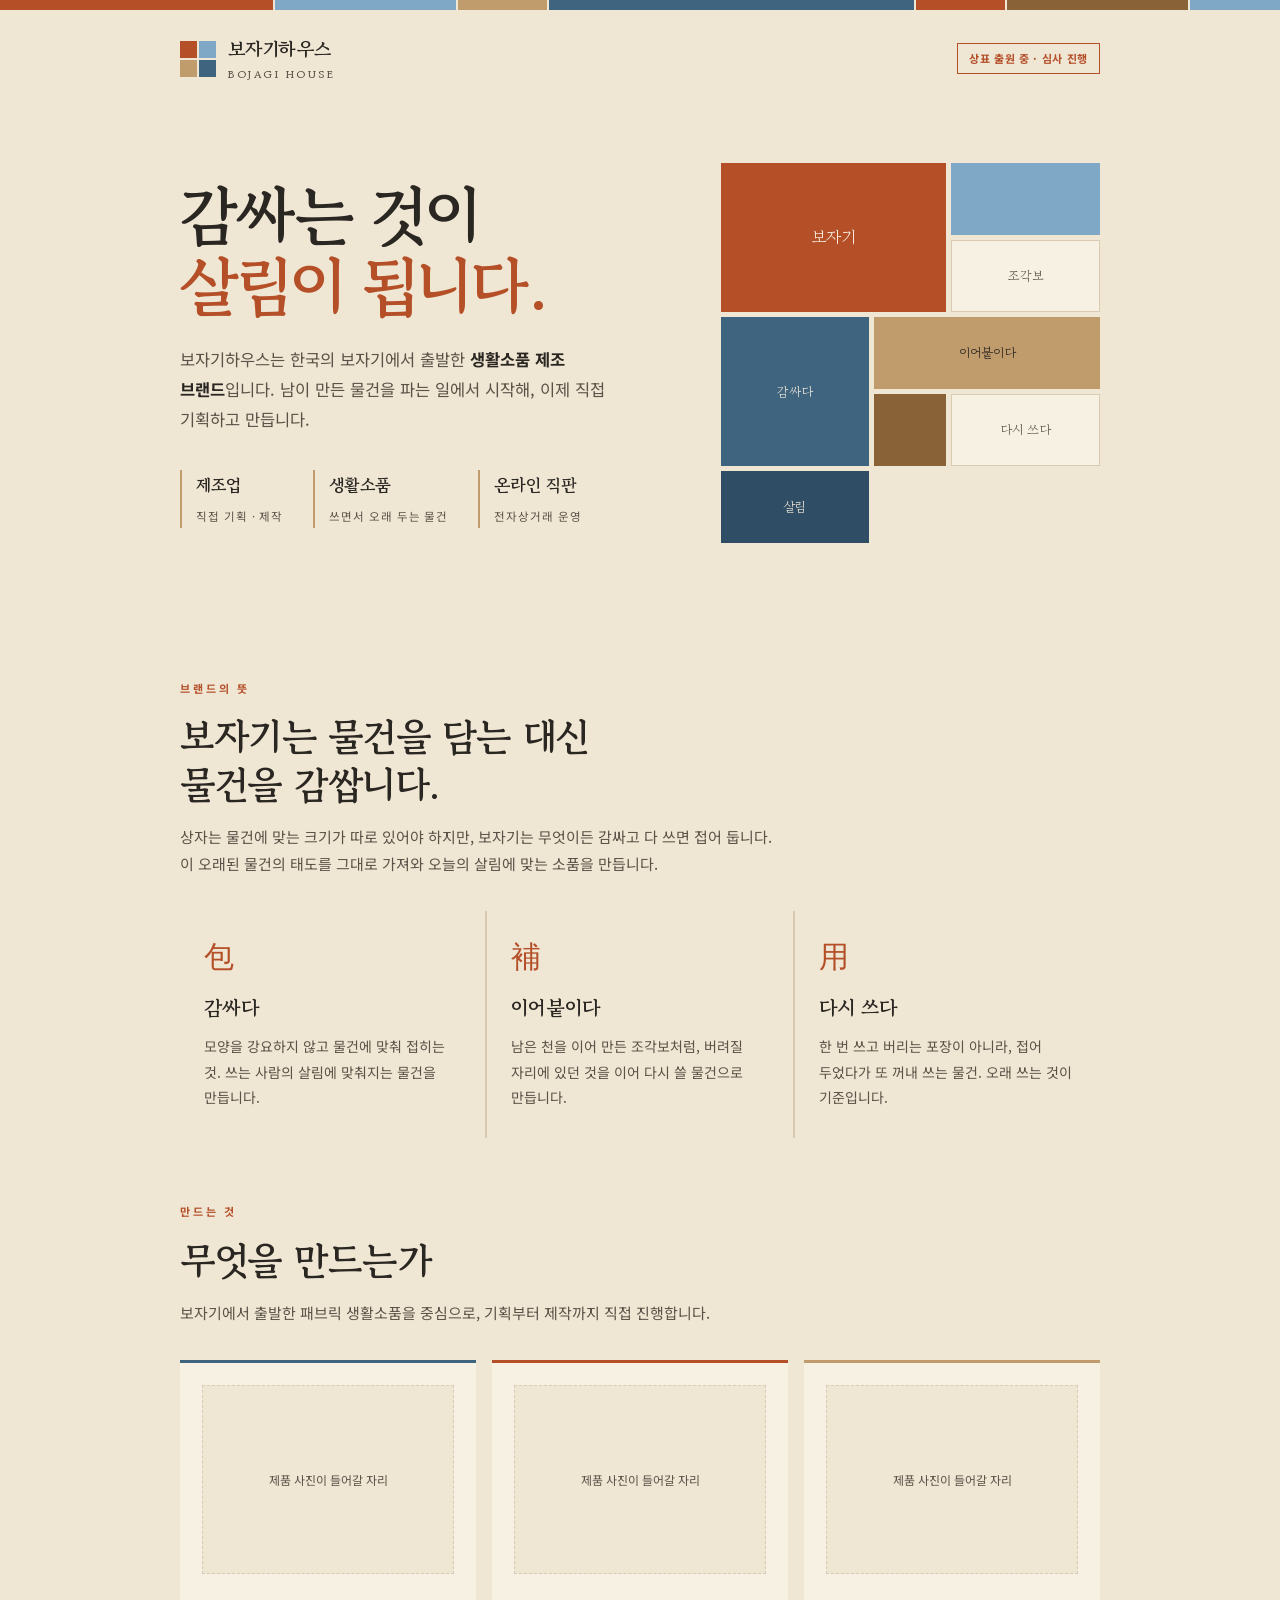
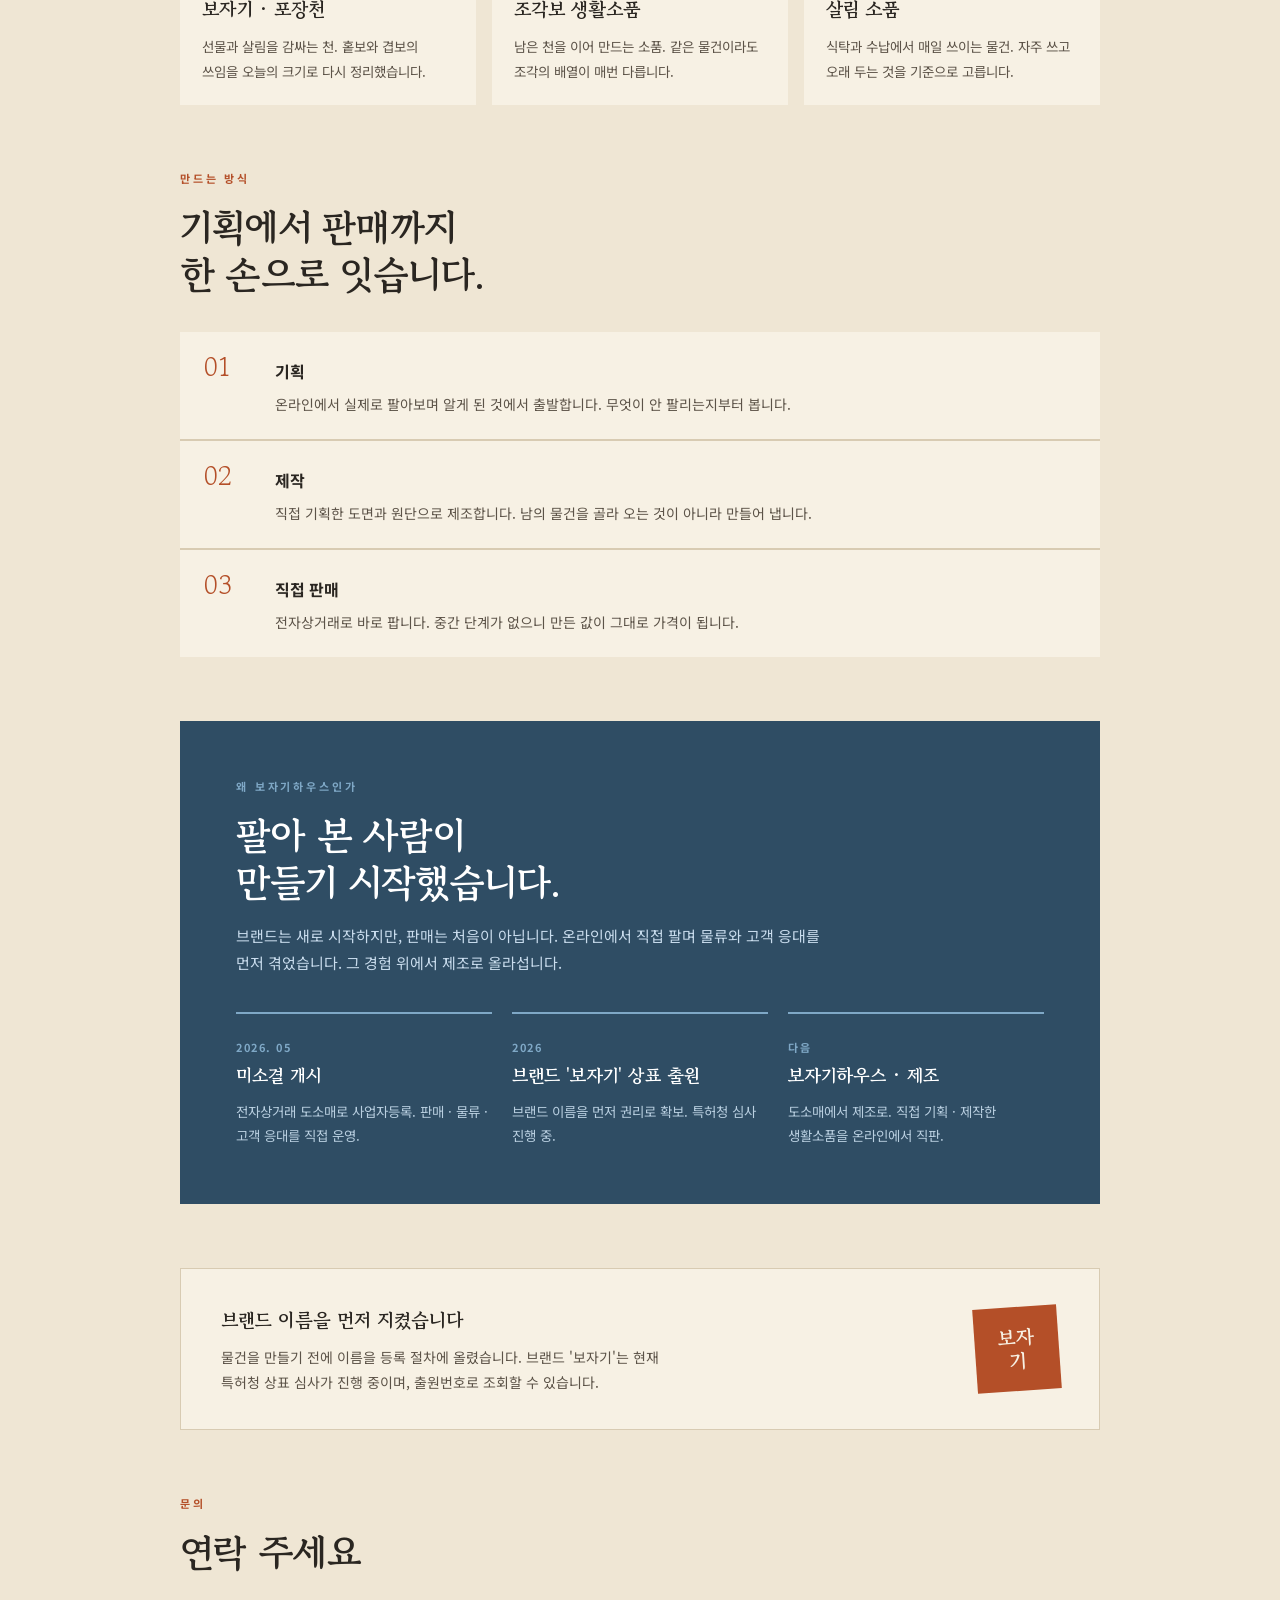
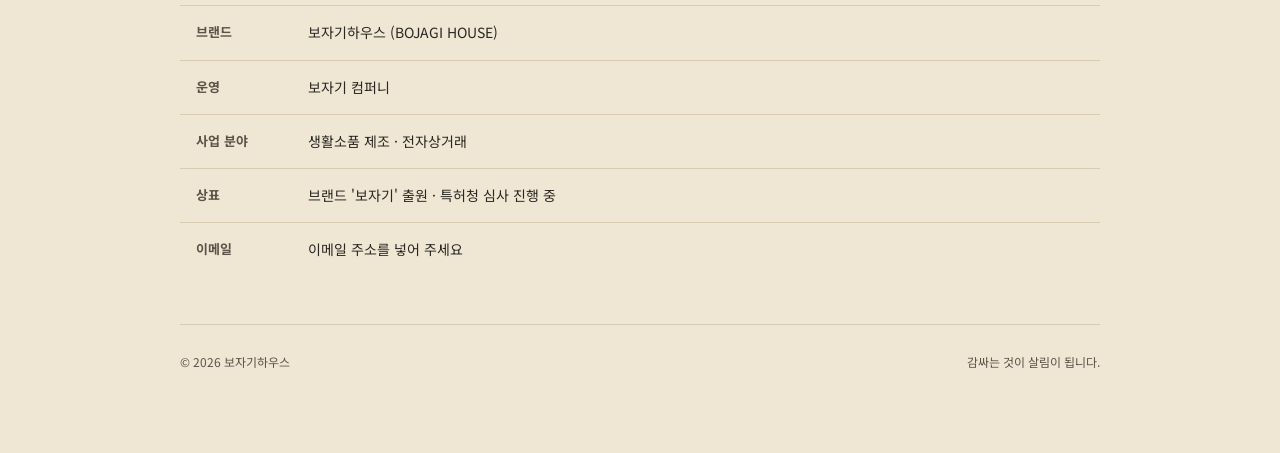
<file: bojagi/index.html>
<!doctype html>
<html lang="ko">
  <head>
    <meta charset="UTF-8" />
    <meta name="viewport" content="width=device-width, initial-scale=1.0, viewport-fit=cover" />
    <meta name="description" content="보자기에서 출발한 생활소품 제조 브랜드 보자기하우스" />
    <meta name="theme-color" content="#b44f28" />
    <meta property="og:title" content="보자기하우스" />
    <meta property="og:description" content="감싸는 것이 살림이 됩니다. 보자기에서 출발한 생활소품 제조 브랜드." />
    <meta property="og:type" content="website" />
<title>보자기하우스</title>
<link rel="preconnect" href="https://fonts.googleapis.com" />
<link rel="preconnect" href="https://fonts.gstatic.com" crossorigin />
<link href="https://fonts.googleapis.com/css2?family=Gowun+Batang:wght@400;700&family=Noto+Sans+KR:wght@400;500;700&display=swap" rel="stylesheet" />
<style>
  html { color-scheme: light dark; }
  * { box-sizing: border-box; }
  img { max-width: 100%; }
  :root {
    --paper: #efe6d4;
    --paper-raised: #f7f1e4;
    --slate: #3e6480;
    --slate-deep: #2f4d64;
    --sky: #7fa8c6;
    --persimmon: #b44f28;
    --oak: #c09b6c;
    --oak-deep: #8a6238;
    --ink: #2a2621;
    --ink-soft: #5c5348;
    --rule: #d8cbb2;
  }
  @media (prefers-color-scheme: dark) {
    :root:not([data-theme="light"]) {
      --paper: #1f1c19;
      --paper-raised: #2a2621;
      --slate: #8fb4cd;
      --slate-deep: #22323e;
      --sky: #6d93ae;
      --persimmon: #d9703f;
      --oak: #b08c5f;
      --oak-deep: #c9a878;
      --ink: #ece3d3;
      --ink-soft: #a89b88;
      --rule: #413a32;
    }
  }
  :root[data-theme="dark"] {
    --paper: #1f1c19;
    --paper-raised: #2a2621;
    --slate: #8fb4cd;
    --slate-deep: #22323e;
    --sky: #6d93ae;
    --persimmon: #d9703f;
    --oak: #b08c5f;
    --oak-deep: #c9a878;
    --ink: #ece3d3;
    --ink-soft: #a89b88;
    --rule: #413a32;
  }

  body {
    margin: 0;
    background: var(--paper);
    color: var(--ink);
    font-family: "Noto Sans KR", sans-serif;
    font-size: 15px;
    line-height: 1.8;
    word-break: keep-all;
    overflow-wrap: break-word;
  }
  .wrap { max-width: 60rem; margin: 0 auto; padding: 0 20px; }

  /* 머리 조각보 띠 */
  .band { display: grid; grid-template-columns: repeat(14, 1fr); height: 10px; gap: 2px; }
  .band i:nth-child(1) { background: var(--persimmon); grid-column: span 3; }
  .band i:nth-child(2) { background: var(--sky); grid-column: span 2; }
  .band i:nth-child(3) { background: var(--oak); grid-column: span 1; }
  .band i:nth-child(4) { background: var(--slate); grid-column: span 4; }
  .band i:nth-child(5) { background: var(--persimmon); grid-column: span 1; }
  .band i:nth-child(6) { background: var(--oak-deep); grid-column: span 2; }
  .band i:nth-child(7) { background: var(--sky); grid-column: span 1; }

  /* 상단 */
  .topbar {
    display: flex; align-items: center; justify-content: space-between;
    gap: 18px; padding-block: 22px; flex-wrap: wrap;
  }
  .brandmark { display: flex; align-items: center; gap: 12px; }
  .brandmark .glyph {
    width: 36px; height: 36px; flex: none;
    display: grid; grid-template-columns: 1fr 1fr; gap: 2px;
  }
  .brandmark .glyph b { display: block; }
  .brandmark .glyph b:nth-child(1) { background: var(--persimmon); }
  .brandmark .glyph b:nth-child(2) { background: var(--sky); }
  .brandmark .glyph b:nth-child(3) { background: var(--oak); }
  .brandmark .glyph b:nth-child(4) { background: var(--slate); }
  .brandmark span {
    font-family: "Gowun Batang", serif; font-size: 19px; font-weight: 700; letter-spacing: -0.01em;
  }
  .brandmark em { font-style: normal; font-size: 10.5px; letter-spacing: 0.24em; color: var(--ink-soft); display: block; }
  .tm {
    font-size: 11px; font-weight: 700; letter-spacing: 0.06em;
    color: var(--persimmon); border: 1px solid var(--persimmon);
    padding: 5px 11px;
  }

  /* 히어로 */
  .hero {
    display: grid; grid-template-columns: 1.1fr 0.9fr; gap: 6vw;
    align-items: center; padding-block: 56px 72px;
  }
  .hero h1 {
    font-family: "Gowun Batang", serif;
    font-size: clamp(38px, 7vw, 64px);
    font-weight: 700; line-height: 1.12; letter-spacing: -0.03em;
    margin: 0 0 24px; text-wrap: balance;
  }
  .hero h1 i { font-style: normal; color: var(--persimmon); }
  .hero .lead { font-size: 16.5px; color: var(--ink-soft); max-width: 26em; margin: 0; }
  .hero .lead b { color: var(--ink); font-weight: 700; }
  .facts { display: flex; gap: 30px; list-style: none; margin: 36px 0 0; padding: 0; flex-wrap: wrap; }
  .facts li { border-left: 2px solid var(--oak); padding-left: 14px; }
  .facts strong { display: block; font-family: "Gowun Batang", serif; font-size: 17px; }
  .facts span { font-size: 11.5px; letter-spacing: 0.08em; color: var(--ink-soft); }

  /* 조각보 그리드 (히어로 비주얼) */
  .patch {
    display: grid; grid-template-columns: repeat(5, 1fr); grid-auto-rows: 1fr;
    gap: 5px; aspect-ratio: 1; max-width: 100%;
  }
  .patch div { display: grid; place-content: center; font-family: "Gowun Batang", serif; font-size: 13px; }
  .p1 { background: var(--persimmon); grid-column: span 3; grid-row: span 2; color: #f7f1e4; font-size: 17px !important; }
  .p2 { background: var(--sky); grid-column: span 2; }
  .p3 { background: var(--paper-raised); grid-column: span 2; border: 1px solid var(--rule); color: var(--ink-soft); }
  .p4 { background: var(--slate); grid-column: span 2; grid-row: span 2; color: #f2ead9; }
  .p5 { background: var(--oak); grid-column: span 3; color: #2a2621; }
  .p6 { background: var(--oak-deep); grid-column: span 1; }
  .p7 { background: var(--paper-raised); grid-column: span 2; border: 1px solid var(--rule); color: var(--ink-soft); }
  .p8 { background: var(--slate-deep); grid-column: span 2; color: #f2ead9; }

  /* 섹션 공통 */
  section { padding-block: 64px 0; }
  .eyebrow {
    font-size: 11px; font-weight: 700; letter-spacing: 0.26em;
    color: var(--persimmon); margin: 0 0 14px;
  }
  h2 {
    font-family: "Gowun Batang", serif;
    font-size: clamp(26px, 4.6vw, 38px);
    font-weight: 700; line-height: 1.25; letter-spacing: -0.02em;
    margin: 0; text-wrap: balance;
  }
  .sub { color: var(--ink-soft); margin: 16px 0 0; max-width: 40em; }

  /* 뜻 3단 */
  .meaning { display: grid; grid-template-columns: repeat(auto-fit, minmax(210px, 1fr)); gap: 2px; margin-top: 34px; background: var(--rule); }
  .meaning article { background: var(--paper); padding: 28px 24px; }
  .meaning .han { font-family: "Gowun Batang", serif; font-size: 30px; color: var(--persimmon); line-height: 1; }
  .meaning h3 { font-family: "Gowun Batang", serif; font-size: 20px; font-weight: 700; margin: 16px 0 8px; }
  .meaning p { margin: 0; font-size: 14px; color: var(--ink-soft); }

  /* 제품 슬롯 */
  .goods { display: grid; grid-template-columns: repeat(auto-fit, minmax(230px, 1fr)); gap: 16px; margin-top: 34px; }
  .goods article { background: var(--paper-raised); border-top: 3px solid var(--slate); padding: 22px; }
  .goods article:nth-child(2) { border-top-color: var(--persimmon); }
  .goods article:nth-child(3) { border-top-color: var(--oak); }
  .goods .ph {
    aspect-ratio: 4 / 3; background: var(--paper); border: 1px dashed var(--rule);
    display: grid; place-content: center; font-size: 12px; color: var(--ink-soft);
    margin-bottom: 18px; text-align: center; padding: 10px;
  }
  .goods h3 { font-family: "Gowun Batang", serif; font-size: 19px; font-weight: 700; margin: 0 0 8px; }
  .goods p { margin: 0; font-size: 13.5px; color: var(--ink-soft); }

  /* 공정 */
  .steps { display: grid; gap: 2px; margin-top: 34px; background: var(--rule); }
  .steps > div {
    background: var(--paper-raised); padding: 22px 24px;
    display: grid; grid-template-columns: 3.2rem 1fr; gap: 20px; align-items: baseline;
  }
  .steps .no { font-family: "Gowun Batang", serif; font-size: 26px; color: var(--persimmon); line-height: 1; }
  .steps h3 { font-size: 16px; font-weight: 700; margin: 0 0 6px; }
  .steps p { margin: 0; font-size: 14px; color: var(--ink-soft); }

  /* 왜 우리인가 — 어두운 판 */
  .why {
    margin-top: 64px; background: var(--slate-deep); color: #f2ead9;
    padding: 56px clamp(24px, 5vw, 56px);
  }
  .why .eyebrow { color: var(--sky); }
  .why h2 { color: #fff; }
  .why .sub { color: #c9dced; }
  .track { display: grid; grid-template-columns: repeat(auto-fit, minmax(210px, 1fr)); gap: 20px; margin-top: 36px; }
  .track article { border-top: 2px solid var(--sky); padding-top: 18px; }
  .track h3 { font-family: "Gowun Batang", serif; font-size: 18px; font-weight: 700; margin: 0 0 8px; color: #fff; }
  .track p { margin: 0; font-size: 13.5px; color: #b9cfe0; }
  .track .yr { font-size: 11px; letter-spacing: 0.14em; color: var(--sky); font-weight: 700; }

  /* 상표 */
  .mark {
    margin-top: 64px; background: var(--paper-raised); border: 1px solid var(--rule);
    padding: 34px clamp(22px, 4vw, 40px);
    display: flex; flex-wrap: wrap; gap: 28px; align-items: center; justify-content: space-between;
  }
  .mark p { margin: 0; max-width: 34em; font-size: 14px; color: var(--ink-soft); }
  .mark p b { display: block; font-family: "Gowun Batang", serif; font-size: 19px; color: var(--ink); font-weight: 700; margin-bottom: 8px; }
  .seal {
    width: 84px; height: 84px; flex: none; background: var(--persimmon); color: #f7f1e4;
    display: grid; place-content: center; text-align: center;
    font-family: "Gowun Batang", serif; font-size: 20px; font-weight: 700; line-height: 1.15;
    transform: rotate(-4deg);
  }

  /* 문의 */
  .contact { margin-top: 64px; padding-block: 0 80px; }
  .contact dl {
    margin: 30px 0 0; display: grid; grid-template-columns: 7rem 1fr;
    gap: 1px 0; background: var(--rule); border-top: 1px solid var(--rule);
  }
  .contact dt, .contact dd { background: var(--paper); margin: 0; padding: 14px 16px; font-size: 14px; }
  .contact dt { font-weight: 700; color: var(--ink-soft); font-size: 13px; }
  .contact dd { color: var(--ink); }
  footer {
    border-top: 1px solid var(--rule); margin-top: 48px; padding-top: 26px;
    font-size: 12px; color: var(--ink-soft);
    display: flex; flex-wrap: wrap; gap: 12px; justify-content: space-between;
  }

  @media (max-width: 760px) {
    .hero { grid-template-columns: 1fr; gap: 42px; padding-block: 36px 52px; }
    .patch { max-width: 420px; }
  }
  @media (prefers-reduced-motion: reduce) { * { animation: none !important; transition: none !important; } }
</style>
  </head>
  <body>


<div class="band" aria-hidden="true"><i></i><i></i><i></i><i></i><i></i><i></i><i></i></div>

<div class="wrap">
  <div class="topbar">
    <div class="brandmark">
      <span class="glyph" aria-hidden="true"><b></b><b></b><b></b><b></b></span>
      <span>보자기하우스<em>BOJAGI HOUSE</em></span>
    </div>
    <span class="tm">상표 출원 중 · 심사 진행</span>
  </div>

  <div class="hero">
    <div>
      <h1>감싸는 것이<br /><i>살림이 됩니다.</i></h1>
      <p class="lead">보자기하우스는 한국의 보자기에서 출발한 <b>생활소품 제조 브랜드</b>입니다. 남이 만든 물건을 파는 일에서 시작해, 이제 직접 기획하고 만듭니다.</p>
      <ul class="facts">
        <li><strong>제조업</strong><span>직접 기획 · 제작</span></li>
        <li><strong>생활소품</strong><span>쓰면서 오래 두는 물건</span></li>
        <li><strong>온라인 직판</strong><span>전자상거래 운영</span></li>
      </ul>
    </div>
    <div class="patch" role="img" aria-label="보자기 조각보를 본뜬 색 조각 그리드">
      <div class="p1">보자기</div>
      <div class="p2"></div>
      <div class="p3">조각보</div>
      <div class="p4">감싸다</div>
      <div class="p5">이어붙이다</div>
      <div class="p6"></div>
      <div class="p7">다시 쓰다</div>
      <div class="p8">살림</div>
    </div>
  </div>
</div>

<div class="wrap">
  <section>
    <p class="eyebrow">브랜드의 뜻</p>
    <h2>보자기는 물건을 담는 대신<br />물건을 감쌉니다.</h2>
    <p class="sub">상자는 물건에 맞는 크기가 따로 있어야 하지만, 보자기는 무엇이든 감싸고 다 쓰면 접어 둡니다. 이 오래된 물건의 태도를 그대로 가져와 오늘의 살림에 맞는 소품을 만듭니다.</p>
    <div class="meaning">
      <article>
        <span class="han" aria-hidden="true">包</span>
        <h3>감싸다</h3>
        <p>모양을 강요하지 않고 물건에 맞춰 접히는 것. 쓰는 사람의 살림에 맞춰지는 물건을 만듭니다.</p>
      </article>
      <article>
        <span class="han" aria-hidden="true">補</span>
        <h3>이어붙이다</h3>
        <p>남은 천을 이어 만든 조각보처럼, 버려질 자리에 있던 것을 이어 다시 쓸 물건으로 만듭니다.</p>
      </article>
      <article>
        <span class="han" aria-hidden="true">用</span>
        <h3>다시 쓰다</h3>
        <p>한 번 쓰고 버리는 포장이 아니라, 접어 두었다가 또 꺼내 쓰는 물건. 오래 쓰는 것이 기준입니다.</p>
      </article>
    </div>
  </section>

  <section>
    <p class="eyebrow">만드는 것</p>
    <h2>무엇을 만드는가</h2>
    <p class="sub">보자기에서 출발한 패브릭 생활소품을 중심으로, 기획부터 제작까지 직접 진행합니다.</p>
    <div class="goods">
      <article>
        <div class="ph">제품 사진이 들어갈 자리</div>
        <h3>보자기 · 포장천</h3>
        <p>선물과 살림을 감싸는 천. 홑보와 겹보의 쓰임을 오늘의 크기로 다시 정리했습니다.</p>
      </article>
      <article>
        <div class="ph">제품 사진이 들어갈 자리</div>
        <h3>조각보 생활소품</h3>
        <p>남은 천을 이어 만드는 소품. 같은 물건이라도 조각의 배열이 매번 다릅니다.</p>
      </article>
      <article>
        <div class="ph">제품 사진이 들어갈 자리</div>
        <h3>살림 소품</h3>
        <p>식탁과 수납에서 매일 쓰이는 물건. 자주 쓰고 오래 두는 것을 기준으로 고릅니다.</p>
      </article>
    </div>
  </section>

  <section>
    <p class="eyebrow">만드는 방식</p>
    <h2>기획에서 판매까지<br />한 손으로 잇습니다.</h2>
    <div class="steps">
      <div>
        <span class="no">01</span>
        <div>
          <h3>기획</h3>
          <p>온라인에서 실제로 팔아보며 알게 된 것에서 출발합니다. 무엇이 안 팔리는지부터 봅니다.</p>
        </div>
      </div>
      <div>
        <span class="no">02</span>
        <div>
          <h3>제작</h3>
          <p>직접 기획한 도면과 원단으로 제조합니다. 남의 물건을 골라 오는 것이 아니라 만들어 냅니다.</p>
        </div>
      </div>
      <div>
        <span class="no">03</span>
        <div>
          <h3>직접 판매</h3>
          <p>전자상거래로 바로 팝니다. 중간 단계가 없으니 만든 값이 그대로 가격이 됩니다.</p>
        </div>
      </div>
    </div>
  </section>
</div>

<div class="wrap">
  <div class="why">
    <p class="eyebrow">왜 보자기하우스인가</p>
    <h2>팔아 본 사람이<br />만들기 시작했습니다.</h2>
    <p class="sub">브랜드는 새로 시작하지만, 판매는 처음이 아닙니다. 온라인에서 직접 팔며 물류와 고객 응대를 먼저 겪었습니다. 그 경험 위에서 제조로 올라섭니다.</p>
    <div class="track">
      <article>
        <span class="yr">2026. 05</span>
        <h3>미소결 개시</h3>
        <p>전자상거래 도소매로 사업자등록. 판매 · 물류 · 고객 응대를 직접 운영.</p>
      </article>
      <article>
        <span class="yr">2026</span>
        <h3>브랜드 '보자기' 상표 출원</h3>
        <p>브랜드 이름을 먼저 권리로 확보. 특허청 심사 진행 중.</p>
      </article>
      <article>
        <span class="yr">다음</span>
        <h3>보자기하우스 · 제조</h3>
        <p>도소매에서 제조로. 직접 기획 · 제작한 생활소품을 온라인에서 직판.</p>
      </article>
    </div>
  </div>

  <div class="mark">
    <p>
      <b>브랜드 이름을 먼저 지켰습니다</b>
      물건을 만들기 전에 이름을 등록 절차에 올렸습니다. 브랜드 '보자기'는 현재 특허청 상표 심사가 진행 중이며, 출원번호로 조회할 수 있습니다.
    </p>
    <div class="seal" aria-label="보자기 낙관">보자<br />기</div>
  </div>

  <section class="contact">
    <p class="eyebrow">문의</p>
    <h2>연락 주세요</h2>
    <dl>
      <dt>브랜드</dt><dd>보자기하우스 (BOJAGI HOUSE)</dd>
      <dt>운영</dt><dd>보자기 컴퍼니</dd>
      <dt>사업 분야</dt><dd>생활소품 제조 · 전자상거래</dd>
      <dt>상표</dt><dd>브랜드 '보자기' 출원 · 특허청 심사 진행 중</dd>
      <dt>이메일</dt><dd>이메일 주소를 넣어 주세요</dd>
    </dl>
    <footer>
      <span>© 2026 보자기하우스</span>
      <span>감싸는 것이 살림이 됩니다.</span>
    </footer>
  </section>
</div>

  </body>
</html>
</file>
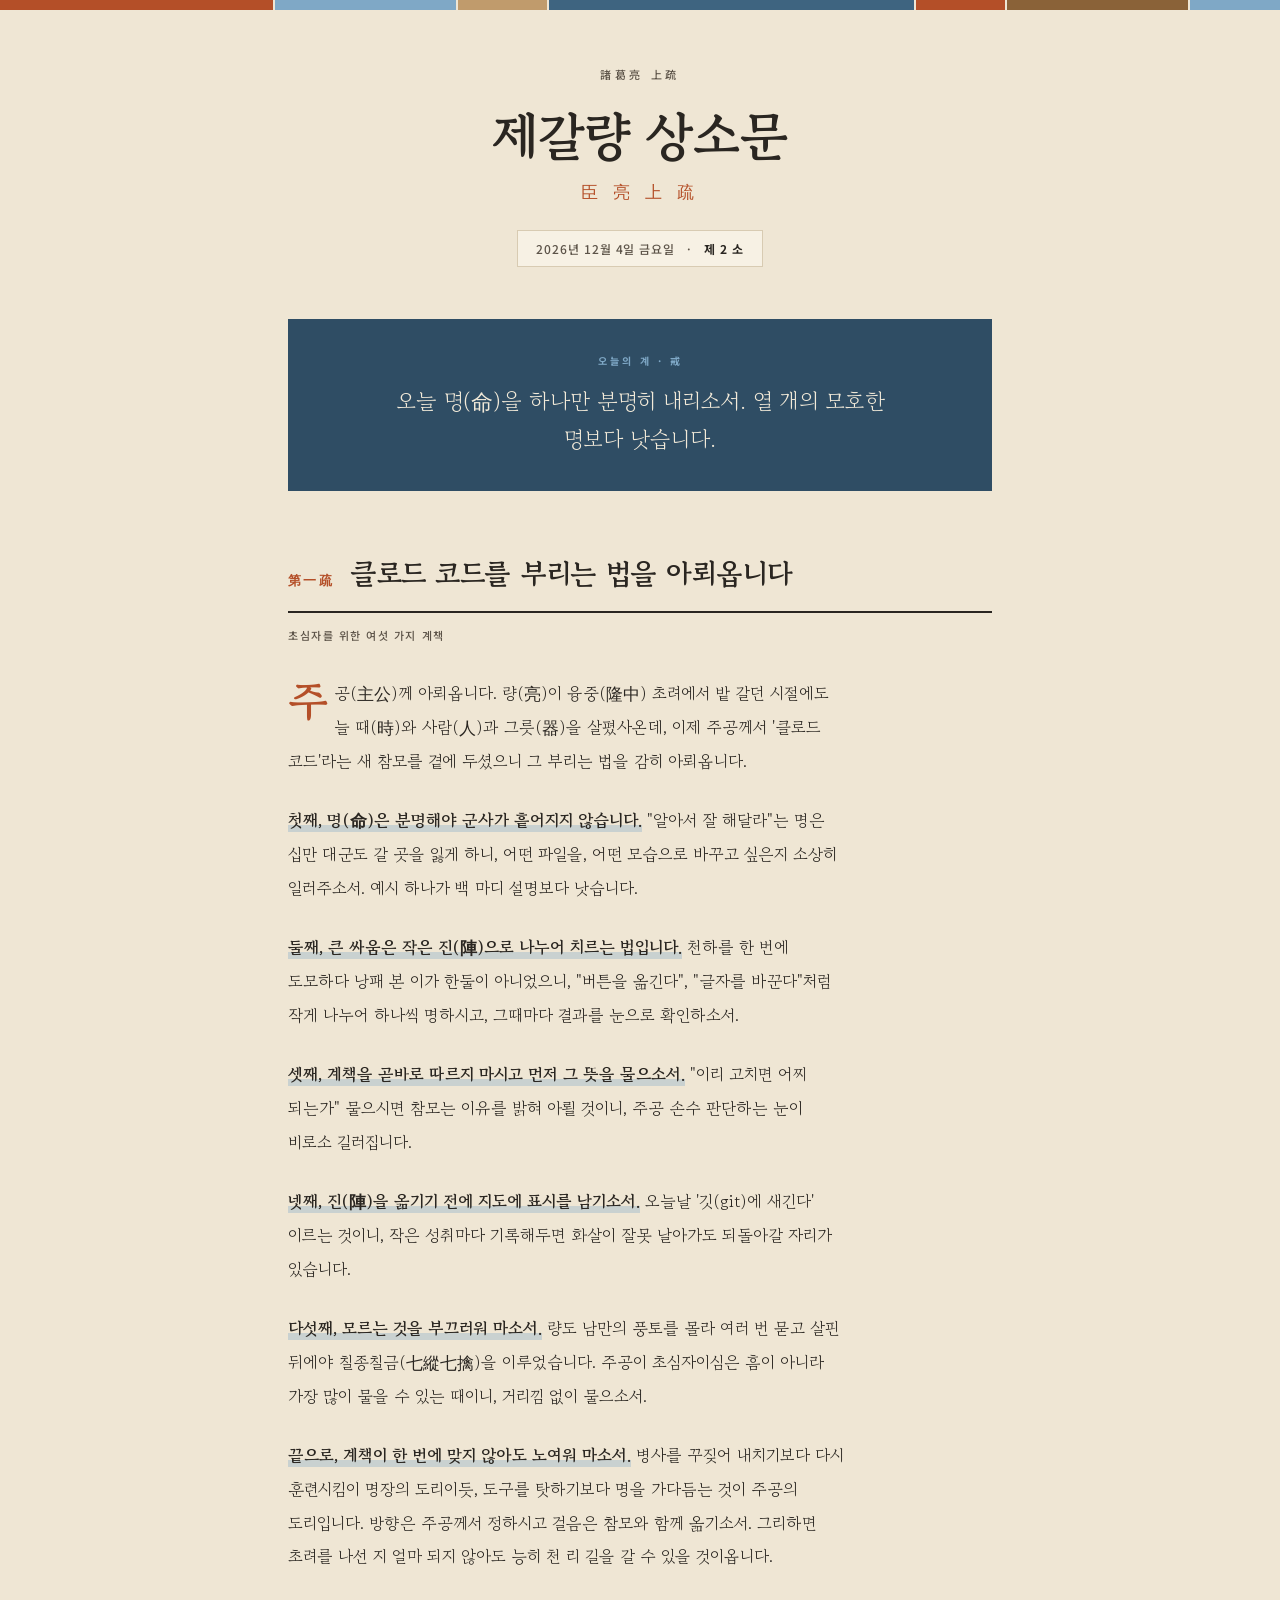
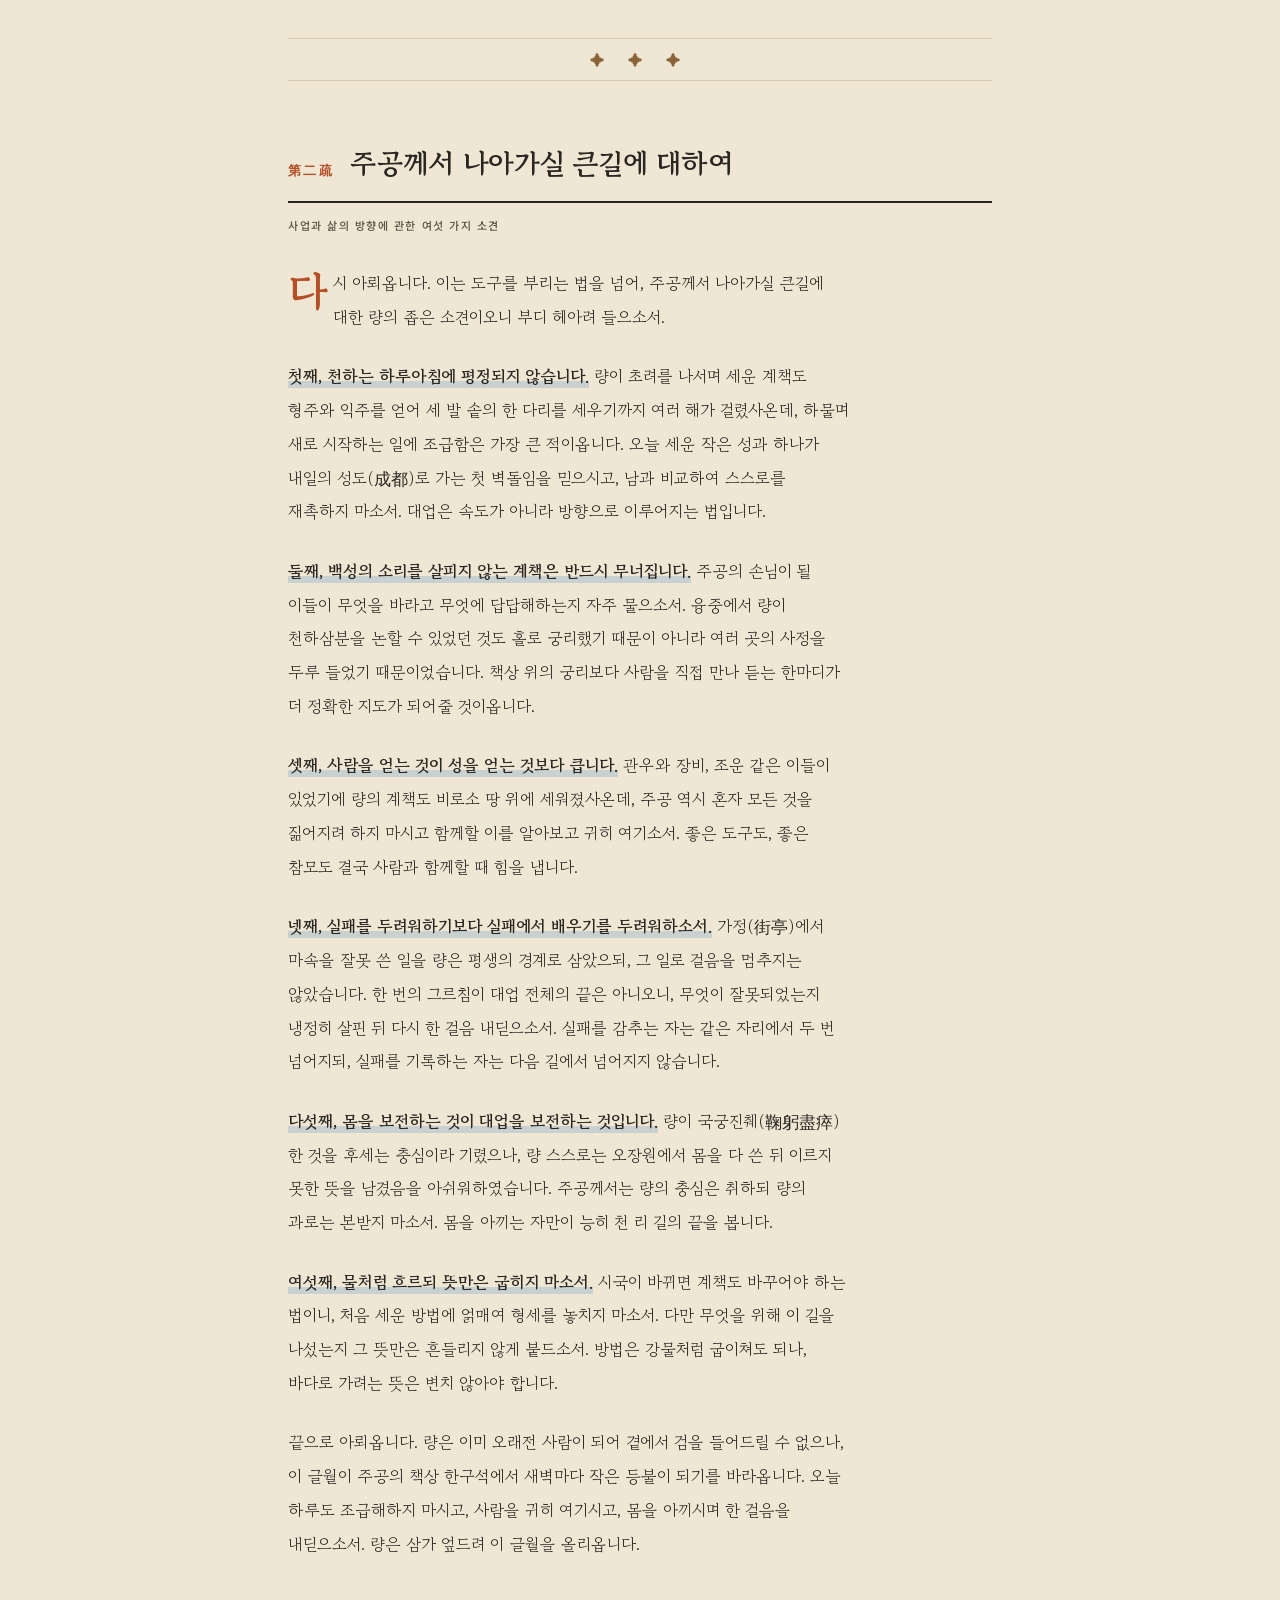
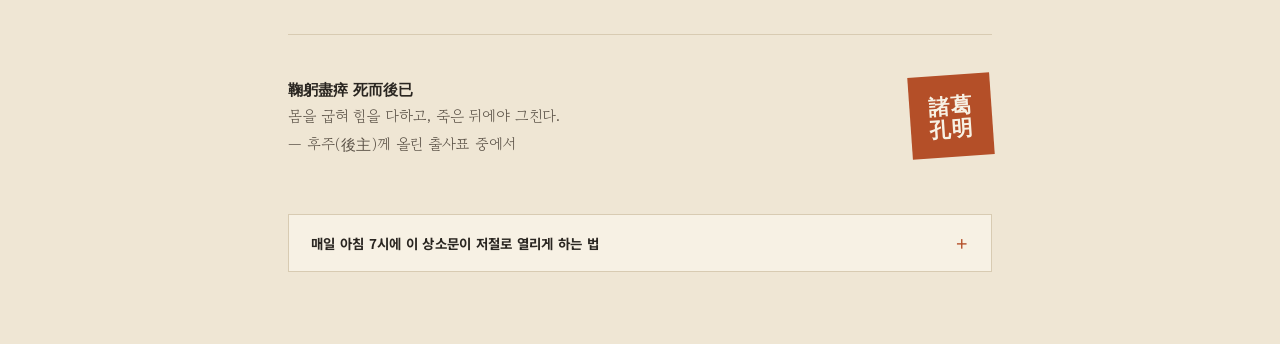
<file: jegalyang/index.html>
<!doctype html>
<html lang="ko">
  <head>
    <meta charset="UTF-8" />
    <meta name="viewport" content="width=device-width, initial-scale=1.0, viewport-fit=cover" />
    <meta name="description" content="매일 아침 제갈량의 말투로 올리는 상소문 - 클로드 코드 사용법과 사업·삶의 방향에 관한 조언" />
    <meta name="theme-color" content="#3e6480" />
<title>제갈량 상소문</title>
<link rel="preconnect" href="https://fonts.googleapis.com" />
<link rel="preconnect" href="https://fonts.gstatic.com" crossorigin />
<link href="https://fonts.googleapis.com/css2?family=Gowun+Batang:wght@400;700&family=Noto+Sans+KR:wght@500;700&display=swap" rel="stylesheet" />
<style>
  html { color-scheme: light dark; }
  img { max-width: 100%; }
  [hidden] { display: none !important; }
  :root {
    --paper: #efe6d4;
    --paper-raised: #f7f1e4;
    --slate: #3e6480;
    --slate-deep: #2f4d64;
    --sky: #7fa8c6;
    --persimmon: #b44f28;
    --oak: #c09b6c;
    --oak-deep: #8a6238;
    --ink: #2a2621;
    --ink-soft: #5c5348;
    --rule: #d8cbb2;
  }
  @media (prefers-color-scheme: dark) {
    :root:not([data-theme="light"]) {
      --paper: #1f1c19;
      --paper-raised: #2a2621;
      --slate: #8fb4cd;
      --slate-deep: #22323e;
      --sky: #6d93ae;
      --persimmon: #d9703f;
      --oak: #b08c5f;
      --oak-deep: #c9a878;
      --ink: #ece3d3;
      --ink-soft: #a89b88;
      --rule: #413a32;
    }
  }
  :root[data-theme="dark"] {
    --paper: #1f1c19;
    --paper-raised: #2a2621;
    --slate: #8fb4cd;
    --slate-deep: #22323e;
    --sky: #6d93ae;
    --persimmon: #d9703f;
    --oak: #b08c5f;
    --oak-deep: #c9a878;
    --ink: #ece3d3;
    --ink-soft: #a89b88;
    --rule: #413a32;
  }

  body {
    margin: 0;
    background: var(--paper);
    color: var(--ink);
    font-family: "Gowun Batang", "Nanum Myeongjo", serif;
    word-break: keep-all;
    overflow-wrap: break-word;
  }
  .wrap {
    max-width: 44rem;
    margin: 0 auto;
    padding: 0 20px;
    padding-block: 0 72px;
  }

  /* 보자기 패치워크 띠 */
  .bojagi {
    display: grid;
    grid-template-columns: repeat(14, 1fr);
    height: 10px;
    gap: 2px;
  }
  .bojagi i { display: block; }
  .bojagi i:nth-child(1) { background: var(--persimmon); grid-column: span 3; }
  .bojagi i:nth-child(2) { background: var(--sky); grid-column: span 2; }
  .bojagi i:nth-child(3) { background: var(--oak); grid-column: span 1; }
  .bojagi i:nth-child(4) { background: var(--slate); grid-column: span 4; }
  .bojagi i:nth-child(5) { background: var(--persimmon); grid-column: span 1; }
  .bojagi i:nth-child(6) { background: var(--oak-deep); grid-column: span 2; }
  .bojagi i:nth-child(7) { background: var(--sky); grid-column: span 1; }

  header {
    text-align: center;
    padding-block: 56px 40px;
  }
  .eyebrow {
    font-family: "Noto Sans KR", sans-serif;
    font-size: 11px;
    font-weight: 500;
    letter-spacing: 0.34em;
    color: var(--ink-soft);
    margin: 0 0 22px;
  }
  h1 {
    font-size: clamp(34px, 7vw, 52px);
    font-weight: 700;
    letter-spacing: -0.02em;
    line-height: 1.2;
    margin: 0;
    text-wrap: balance;
  }
  h1 small {
    display: block;
    font-size: 0.32em;
    font-weight: 400;
    letter-spacing: 0.3em;
    color: var(--persimmon);
    margin-top: 16px;
  }
  .dateline {
    display: inline-flex;
    align-items: center;
    gap: 12px;
    margin-top: 28px;
    padding: 9px 18px;
    background: var(--paper-raised);
    border: 1px solid var(--rule);
    font-family: "Noto Sans KR", sans-serif;
    font-size: 12px;
    font-weight: 500;
    letter-spacing: 0.08em;
    color: var(--ink-soft);
  }
  .dateline b { color: var(--ink); font-weight: 700; }

  /* 오늘의 계 — 하루에 한 구절 */
  .today {
    background: var(--slate-deep);
    color: #f2ead9;
    padding: 34px 28px;
    display: grid;
    gap: 14px;
    justify-items: center;
    text-align: center;
  }
  .today .label {
    font-family: "Noto Sans KR", sans-serif;
    font-size: 10px;
    font-weight: 700;
    letter-spacing: 0.3em;
    color: var(--sky);
  }
  .today p {
    margin: 0;
    font-size: clamp(17px, 3.4vw, 22px);
    line-height: 1.7;
    max-width: 24em;
  }

  section.sho { padding-block: 64px 0; }
  .sho-head {
    display: flex;
    align-items: baseline;
    gap: 16px;
    padding-bottom: 18px;
    border-bottom: 2px solid var(--ink);
  }
  .sho-num {
    font-size: 13px;
    font-weight: 700;
    letter-spacing: 0.18em;
    color: var(--persimmon);
    white-space: nowrap;
  }
  .sho-head h2 {
    margin: 0;
    font-size: clamp(21px, 4.4vw, 28px);
    font-weight: 700;
    line-height: 1.35;
    letter-spacing: -0.01em;
  }
  .sho-meta {
    font-family: "Noto Sans KR", sans-serif;
    font-size: 11px;
    font-weight: 500;
    letter-spacing: 0.14em;
    color: var(--ink-soft);
    margin: 14px 0 0;
  }
  .body-text {
    max-width: 34em;
    margin: 34px 0 0;
    font-size: 16.5px;
    line-height: 2.05;
    color: var(--ink);
  }
  .body-text p { margin: 0 0 1.55em; }
  .body-text p:first-child::first-letter {
    font-size: 2.6em;
    float: left;
    line-height: 0.9;
    margin: 0.1em 0.12em 0 0;
    color: var(--persimmon);
    font-weight: 700;
  }
  .body-text p b {
    font-weight: 700;
    color: var(--ink);
    box-shadow: inset 0 -0.42em 0 color-mix(in srgb, var(--sky) 34%, transparent);
  }
  .body-text p:last-child { margin-bottom: 0; }

  .divider {
    margin-block: 64px;
    display: grid;
    gap: 10px;
    justify-items: center;
  }
  .divider span {
    font-size: 15px;
    letter-spacing: 0.6em;
    color: var(--oak-deep);
  }
  .divider hr {
    width: 100%;
    height: 0;
    border: 0;
    border-top: 1px solid var(--rule);
    margin: 0;
  }

  /* 낙관 */
  footer {
    margin-top: 72px;
    padding-top: 40px;
    border-top: 1px solid var(--rule);
    display: flex;
    flex-wrap: wrap;
    gap: 28px;
    align-items: center;
    justify-content: space-between;
  }
  .colophon {
    font-size: 15px;
    line-height: 1.85;
    color: var(--ink-soft);
    max-width: 24em;
    margin: 0;
  }
  .colophon b { display: block; color: var(--ink); font-weight: 700; }
  .seal {
    width: 82px;
    height: 82px;
    flex: none;
    background: var(--persimmon);
    color: #f7f1e4;
    display: grid;
    place-content: center;
    text-align: center;
    font-size: 21px;
    font-weight: 700;
    line-height: 1.1;
    letter-spacing: 0.06em;
    transform: rotate(-4deg);
  }

  /* 자동 실행 안내 */
  details.setup {
    margin-top: 56px;
    background: var(--paper-raised);
    border: 1px solid var(--rule);
    font-family: "Noto Sans KR", sans-serif;
  }
  details.setup > summary {
    padding: 18px 22px;
    cursor: pointer;
    font-size: 13.5px;
    font-weight: 700;
    letter-spacing: 0.02em;
    color: var(--ink);
    list-style: none;
    display: flex;
    justify-content: space-between;
    gap: 12px;
  }
  details.setup > summary::-webkit-details-marker { display: none; }
  details.setup > summary::after { content: "＋"; color: var(--persimmon); }
  details.setup[open] > summary::after { content: "－"; }
  details.setup > summary:focus-visible { outline: 2px solid var(--persimmon); outline-offset: -3px; }
  .setup-body {
    padding: 4px 22px 24px;
    font-size: 13px;
    line-height: 1.85;
    color: var(--ink-soft);
  }
  .setup-body h3 {
    font-size: 12px;
    letter-spacing: 0.16em;
    color: var(--persimmon);
    margin: 20px 0 8px;
  }
  .setup-body ol { margin: 0; padding-left: 1.3em; }
  .setup-body code {
    font-family: ui-monospace, "SFMono-Regular", Menlo, monospace;
    font-size: 12px;
    background: color-mix(in srgb, var(--sky) 18%, transparent);
    padding: 1px 5px;
  }
  .setup-body pre {
    background: var(--slate-deep);
    color: #e8dfcd;
    padding: 14px 16px;
    overflow-x: auto;
    font-size: 12px;
    line-height: 1.7;
    margin: 10px 0 0;
  }

  @media (max-width: 560px) {
    header { padding-block: 40px 30px; }
    .body-text { font-size: 16px; line-height: 1.98; }
    .seal { width: 68px; height: 68px; font-size: 18px; }
  }
  @media (prefers-reduced-motion: reduce) {
    * { animation: none !important; transition: none !important; }
  }
</style>
  </head>
  <body>


<div class="bojagi" aria-hidden="true"><i></i><i></i><i></i><i></i><i></i><i></i><i></i></div>

<div class="wrap">
  <header>
    <p class="eyebrow">諸葛亮 上疏</p>
    <h1>제갈량 상소문<small>臣 亮 上 疏</small></h1>
    <p class="dateline"><span id="today-date">—</span><span aria-hidden="true">·</span><b id="today-count">제 1 소</b></p>
  </header>

  <div class="today">
    <span class="label">오늘의 계 · 戒</span>
    <p id="today-line">그대가 어제 남긴 기록이, 오늘의 그대를 살릴 것이옵니다.</p>
  </div>

  <section class="sho">
    <div class="sho-head">
      <span class="sho-num">第一疏</span>
      <h2>클로드 코드를 부리는 법을 아뢰옵니다</h2>
    </div>
    <p class="sho-meta">초심자를 위한 여섯 가지 계책</p>
    <div class="body-text">
      <p>주공(主公)께 아뢰옵니다. 량(亮)이 융중(隆中) 초려에서 밭 갈던 시절에도 늘 때(時)와 사람(人)과 그릇(器)을 살폈사온데, 이제 주공께서 '클로드 코드'라는 새 참모를 곁에 두셨으니 그 부리는 법을 감히 아뢰옵니다.</p>
      <p><b>첫째, 명(命)은 분명해야 군사가 흩어지지 않습니다.</b> "알아서 잘 해달라"는 명은 십만 대군도 갈 곳을 잃게 하니, 어떤 파일을, 어떤 모습으로 바꾸고 싶은지 소상히 일러주소서. 예시 하나가 백 마디 설명보다 낫습니다.</p>
      <p><b>둘째, 큰 싸움은 작은 진(陣)으로 나누어 치르는 법입니다.</b> 천하를 한 번에 도모하다 낭패 본 이가 한둘이 아니었으니, "버튼을 옮긴다", "글자를 바꾼다"처럼 작게 나누어 하나씩 명하시고, 그때마다 결과를 눈으로 확인하소서.</p>
      <p><b>셋째, 계책을 곧바로 따르지 마시고 먼저 그 뜻을 물으소서.</b> "이리 고치면 어찌 되는가" 물으시면 참모는 이유를 밝혀 아뢸 것이니, 주공 손수 판단하는 눈이 비로소 길러집니다.</p>
      <p><b>넷째, 진(陣)을 옮기기 전에 지도에 표시를 남기소서.</b> 오늘날 '깃(git)에 새긴다' 이르는 것이니, 작은 성취마다 기록해두면 화살이 잘못 날아가도 되돌아갈 자리가 있습니다.</p>
      <p><b>다섯째, 모르는 것을 부끄러워 마소서.</b> 량도 남만의 풍토를 몰라 여러 번 묻고 살핀 뒤에야 칠종칠금(七縱七擒)을 이루었습니다. 주공이 초심자이심은 흠이 아니라 가장 많이 물을 수 있는 때이니, 거리낌 없이 물으소서.</p>
      <p><b>끝으로, 계책이 한 번에 맞지 않아도 노여워 마소서.</b> 병사를 꾸짖어 내치기보다 다시 훈련시킴이 명장의 도리이듯, 도구를 탓하기보다 명을 가다듬는 것이 주공의 도리입니다. 방향은 주공께서 정하시고 걸음은 참모와 함께 옮기소서. 그리하면 초려를 나선 지 얼마 되지 않아도 능히 천 리 길을 갈 수 있을 것이옵니다.</p>
    </div>
  </section>

  <div class="divider" aria-hidden="true">
    <hr />
    <span>✦ ✦ ✦</span>
    <hr />
  </div>

  <section class="sho" style="padding-top: 0">
    <div class="sho-head">
      <span class="sho-num">第二疏</span>
      <h2>주공께서 나아가실 큰길에 대하여</h2>
    </div>
    <p class="sho-meta">사업과 삶의 방향에 관한 여섯 가지 소견</p>
    <div class="body-text">
      <p>다시 아뢰옵니다. 이는 도구를 부리는 법을 넘어, 주공께서 나아가실 큰길에 대한 량의 좁은 소견이오니 부디 헤아려 들으소서.</p>
      <p><b>첫째, 천하는 하루아침에 평정되지 않습니다.</b> 량이 초려를 나서며 세운 계책도 형주와 익주를 얻어 세 발 솥의 한 다리를 세우기까지 여러 해가 걸렸사온데, 하물며 새로 시작하는 일에 조급함은 가장 큰 적이옵니다. 오늘 세운 작은 성과 하나가 내일의 성도(成都)로 가는 첫 벽돌임을 믿으시고, 남과 비교하여 스스로를 재촉하지 마소서. 대업은 속도가 아니라 방향으로 이루어지는 법입니다.</p>
      <p><b>둘째, 백성의 소리를 살피지 않는 계책은 반드시 무너집니다.</b> 주공의 손님이 될 이들이 무엇을 바라고 무엇에 답답해하는지 자주 물으소서. 융중에서 량이 천하삼분을 논할 수 있었던 것도 홀로 궁리했기 때문이 아니라 여러 곳의 사정을 두루 들었기 때문이었습니다. 책상 위의 궁리보다 사람을 직접 만나 듣는 한마디가 더 정확한 지도가 되어줄 것이옵니다.</p>
      <p><b>셋째, 사람을 얻는 것이 성을 얻는 것보다 큽니다.</b> 관우와 장비, 조운 같은 이들이 있었기에 량의 계책도 비로소 땅 위에 세워졌사온데, 주공 역시 혼자 모든 것을 짊어지려 하지 마시고 함께할 이를 알아보고 귀히 여기소서. 좋은 도구도, 좋은 참모도 결국 사람과 함께할 때 힘을 냅니다.</p>
      <p><b>넷째, 실패를 두려워하기보다 실패에서 배우기를 두려워하소서.</b> 가정(街亭)에서 마속을 잘못 쓴 일을 량은 평생의 경계로 삼았으되, 그 일로 걸음을 멈추지는 않았습니다. 한 번의 그르침이 대업 전체의 끝은 아니오니, 무엇이 잘못되었는지 냉정히 살핀 뒤 다시 한 걸음 내딛으소서. 실패를 감추는 자는 같은 자리에서 두 번 넘어지되, 실패를 기록하는 자는 다음 길에서 넘어지지 않습니다.</p>
      <p><b>다섯째, 몸을 보전하는 것이 대업을 보전하는 것입니다.</b> 량이 국궁진췌(鞠躬盡瘁)한 것을 후세는 충심이라 기렸으나, 량 스스로는 오장원에서 몸을 다 쓴 뒤 이르지 못한 뜻을 남겼음을 아쉬워하였습니다. 주공께서는 량의 충심은 취하되 량의 과로는 본받지 마소서. 몸을 아끼는 자만이 능히 천 리 길의 끝을 봅니다.</p>
      <p><b>여섯째, 물처럼 흐르되 뜻만은 굽히지 마소서.</b> 시국이 바뀌면 계책도 바꾸어야 하는 법이니, 처음 세운 방법에 얽매여 형세를 놓치지 마소서. 다만 무엇을 위해 이 길을 나섰는지 그 뜻만은 흔들리지 않게 붙드소서. 방법은 강물처럼 굽이쳐도 되나, 바다로 가려는 뜻은 변치 않아야 합니다.</p>
      <p>끝으로 아뢰옵니다. 량은 이미 오래전 사람이 되어 곁에서 검을 들어드릴 수 없으나, 이 글월이 주공의 책상 한구석에서 새벽마다 작은 등불이 되기를 바라옵니다. 오늘 하루도 조급해하지 마시고, 사람을 귀히 여기시고, 몸을 아끼시며 한 걸음을 내딛으소서. 량은 삼가 엎드려 이 글월을 올리옵니다.</p>
    </div>
  </section>

  <footer>
    <p class="colophon">
      <b>鞠躬盡瘁 死而後已</b>
      몸을 굽혀 힘을 다하고, 죽은 뒤에야 그친다.<br />
      — 후주(後主)께 올린 출사표 중에서
    </p>
    <div class="seal" aria-label="제갈량의 낙관">諸葛<br />孔明</div>
  </footer>

  <details class="setup">
    <summary><span>매일 아침 7시에 이 상소문이 저절로 열리게 하는 법</span></summary>
    <div class="setup-body">
      <p>이 페이지의 주소를 매일 정해진 시각에 브라우저로 열어주면 됩니다. 아래에서 본인 컴퓨터에 맞는 쪽만 따라 하소서. 주소는 <code>https://snailnail1009-cloud.github.io/startupk/jegalyang/</code> 입니다.</p>

      <h3>macOS — 매일 오전 7시</h3>
      <ol>
        <li><code>응용 프로그램 &gt; 유틸리티 &gt; 터미널</code>을 엽니다.</li>
        <li>아래 한 줄을 붙여넣고 <code>Enter</code>를 누릅니다. (<code>crontab</code> 편집기가 열리면 <code>i</code> → 내용 붙여넣기 → <code>esc</code> → <code>:wq</code> → <code>Enter</code>)</li>
      </ol>
      <pre id="mac-cron">(crontab -l 2>/dev/null; echo "0 7 * * * open 'https://snailnail1009-cloud.github.io/startupk/jegalyang/'") | crontab -</pre>

      <h3>macOS — 컴퓨터를 켤 때마다</h3>
      <ol>
        <li><code>시스템 설정 &gt; 일반 &gt; 로그인 항목</code>을 엽니다.</li>
        <li><code>+</code>를 눌러, 이 주소를 담은 바로가기(.webloc) 파일을 추가합니다. 주소창의 주소를 바탕화면으로 끌어다 놓으면 바로가기가 만들어집니다.</li>
      </ol>

      <h3>Windows — 매일 오전 7시</h3>
      <ol>
        <li>시작 메뉴에서 <code>작업 스케줄러</code>를 검색해 엽니다.</li>
        <li><code>기본 작업 만들기</code> → 이름은 <code>제갈량 상소문</code> → <code>매일</code> → 시작 시간 <code>오전 7:00</code>.</li>
        <li>동작은 <code>프로그램 시작</code>, 프로그램/스크립트에 <code>cmd</code>, 인수 추가에 아래를 넣습니다.</li>
      </ol>
      <pre id="win-cmd">/c start "" "https://snailnail1009-cloud.github.io/startupk/jegalyang/"</pre>

      <h3>Windows — 컴퓨터를 켤 때마다</h3>
      <ol>
        <li><code>Win + R</code> → <code>shell:startup</code> → <code>Enter</code>.</li>
        <li>열린 폴더에 이 주소의 바로가기를 넣습니다. 주소창의 자물쇠 왼쪽 아이콘을 그 폴더로 끌어다 놓으면 됩니다.</li>
      </ol>
    </div>
  </details>
</div>

<script>
  (function () {
    var lines = [
      "조급한 하루가 대업을 무너뜨리고, 꾸준한 하루가 성을 쌓습니다.",
      "오늘 명(命)을 하나만 분명히 내리소서. 열 개의 모호한 명보다 낫습니다.",
      "그대가 어제 남긴 기록이, 오늘의 그대를 살릴 것이옵니다.",
      "모르는 것을 물은 자는 하루를 잃고, 묻지 않은 자는 열흘을 잃습니다.",
      "작은 진을 이기는 자가 끝내 천하를 얻습니다. 오늘의 한 칸을 옮기소서.",
      "사람의 말을 듣는 하루는, 책상에 앉은 열흘보다 멀리 갑니다.",
      "무너진 계책을 감추지 마시고 기록하소서. 그것이 다음 계책의 뼈대입니다.",
      "오늘은 몸을 아끼소서. 오장원에 이르러서야 후회할 일이옵니다.",
      "도구를 탓하기 전에 명을 가다듬으소서. 그 차이가 명장을 만듭니다.",
      "방법은 굽이쳐도 좋으나, 바다로 가려는 뜻은 굽히지 마소서.",
      "혼자 짊어진 짐은 반드시 무너집니다. 오늘 한 사람에게 손을 내미소서.",
      "속도를 세지 마시고 방향을 세소서. 대업은 방향으로 이루어집니다.",
      "어제보다 한 뼘 나아갔다면, 그것으로 오늘은 족하옵니다.",
      "천하를 한 번에 도모하려는 마음이 곧 오늘의 가장 큰 적이옵니다."
    ];
    var now = new Date();
    var days = Math.floor((now - new Date(2026, 0, 1)) / 86400000);
    var el = document.getElementById("today-line");
    if (el) el.textContent = lines[((days % lines.length) + lines.length) % lines.length];

    var d = document.getElementById("today-date");
    if (d) {
      d.textContent = now.toLocaleDateString("ko-KR", {
        year: "numeric", month: "long", day: "numeric", weekday: "long"
      });
    }
    var c = document.getElementById("today-count");
    if (c) c.textContent = "제 " + (((days % lines.length) + lines.length) % lines.length + 1) + " 소";
  })();
</script>

  </body>
</html>
</file>
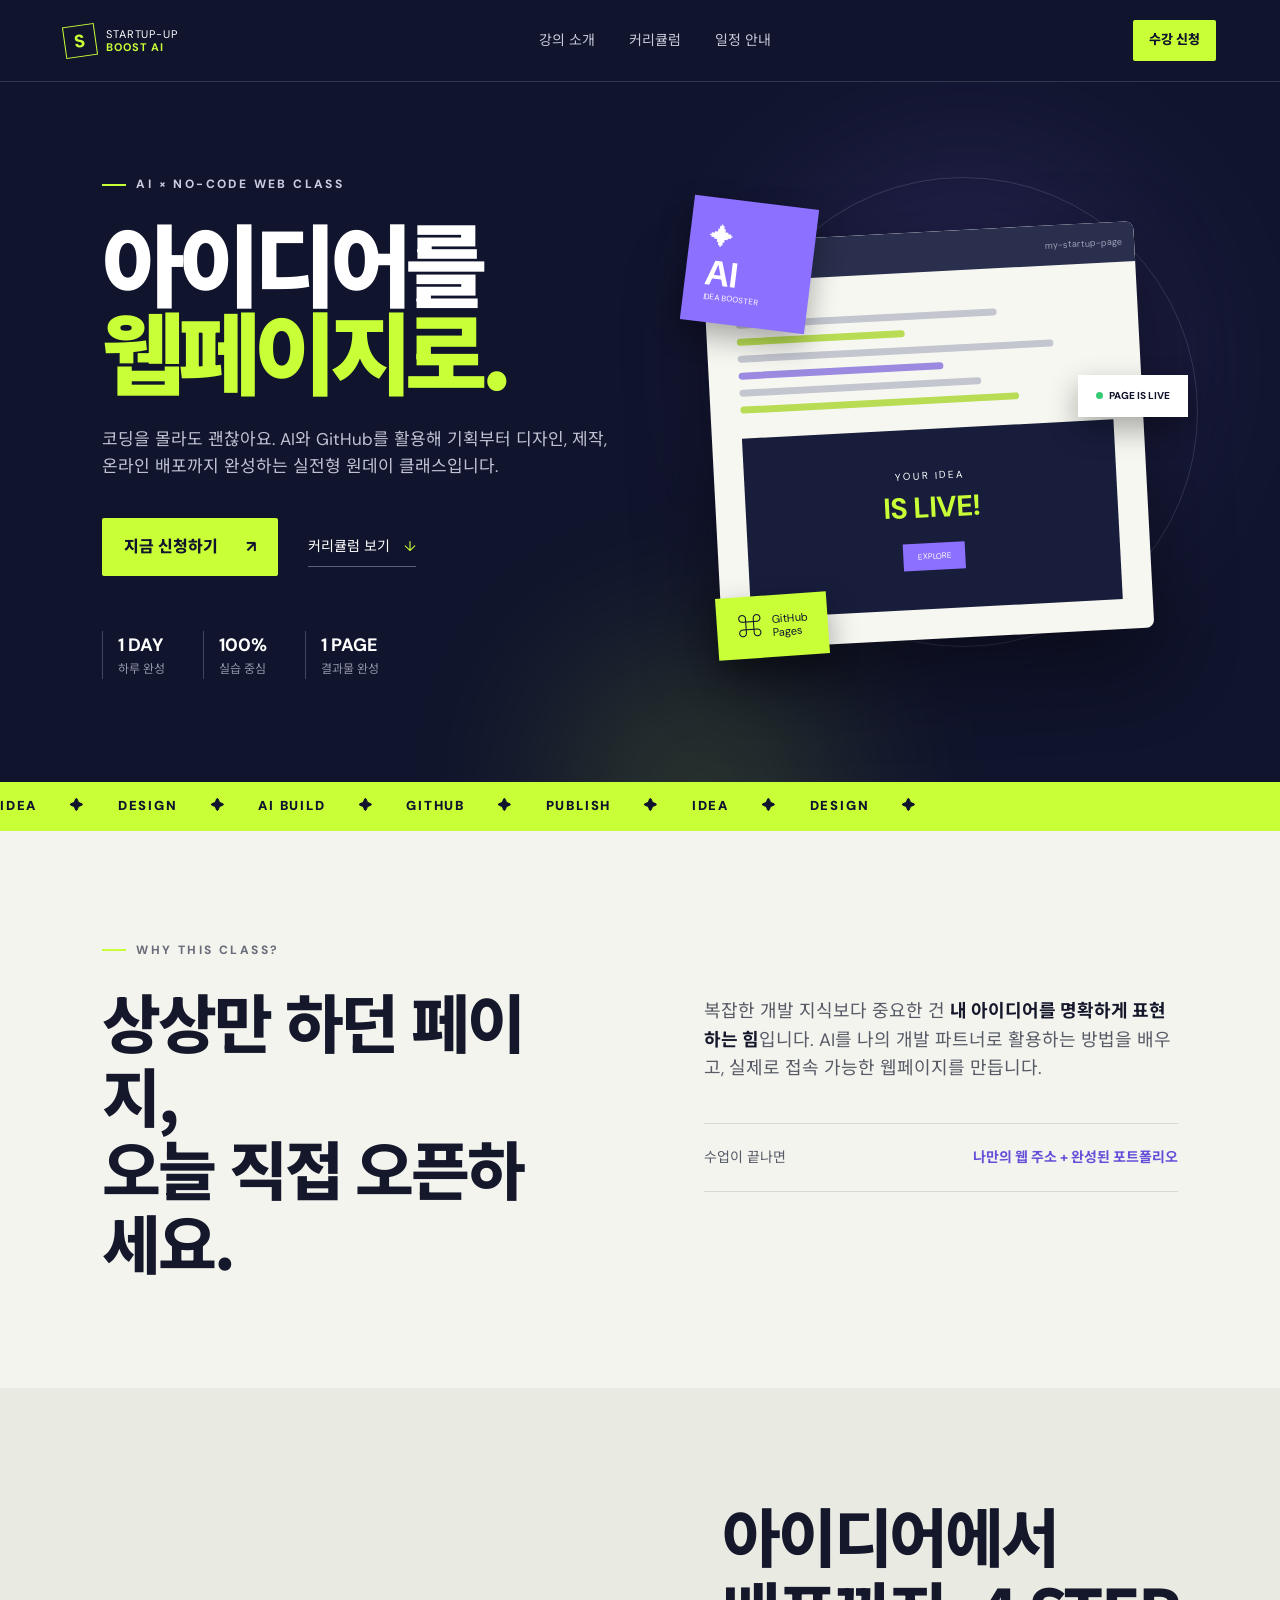
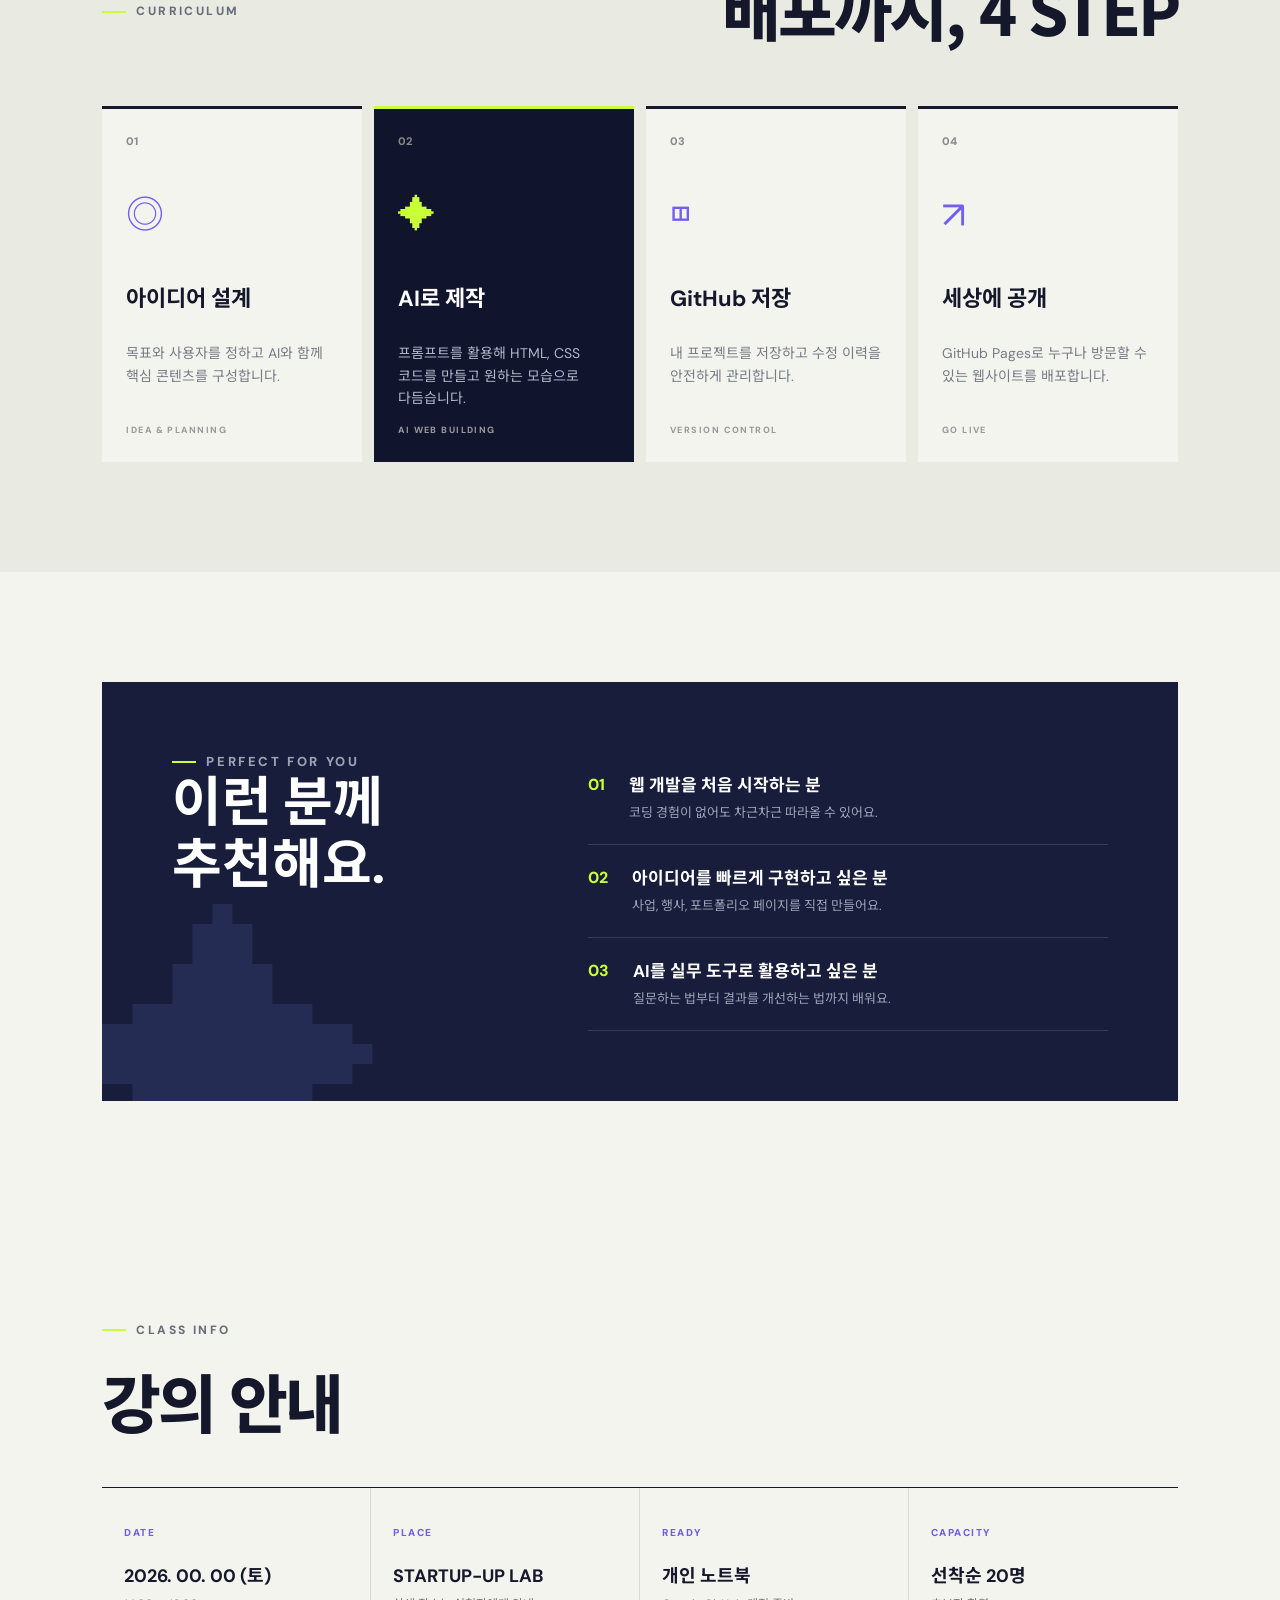
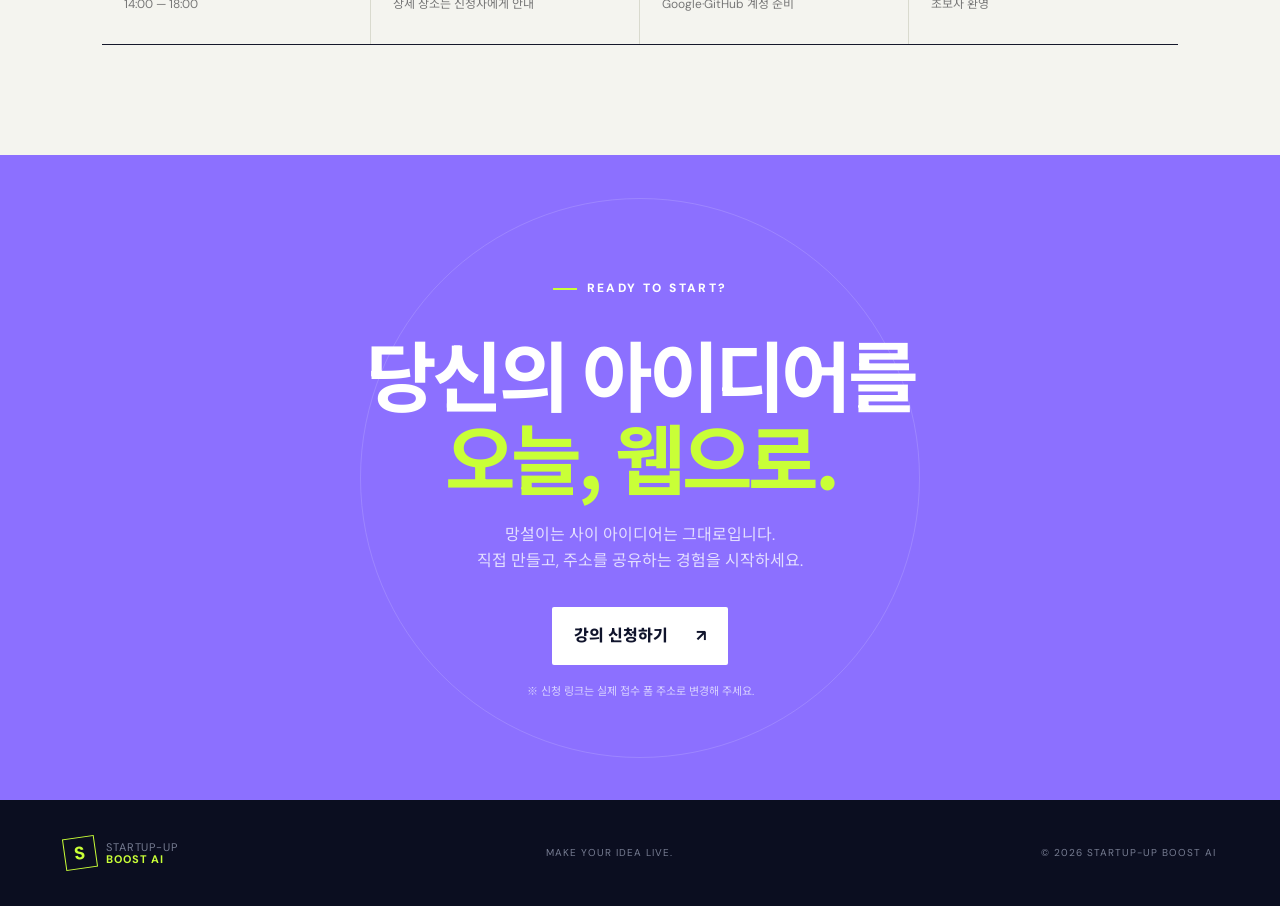
<file: pages/startup-class.html>
<!doctype html>
<html lang="ko">
  <head>
    <meta charset="UTF-8" />
    <meta name="viewport" content="width=device-width, initial-scale=1.0" />
    <meta name="description" content="STARTUP-UP BOOST AI와 함께 만드는 나만의 웹페이지 실습 강의" />
    <meta name="theme-color" content="#11152d" />
    <title>STARTUP-UP BOOST AI | 나만의 웹페이지 만들기</title>
    <link rel="preconnect" href="https://fonts.googleapis.com" />
    <link rel="preconnect" href="https://fonts.gstatic.com" crossorigin />
    <link href="https://fonts.googleapis.com/css2?family=DM+Sans:wght@400;500;600;700&family=Noto+Sans+KR:wght@400;500;600;700;800;900&display=swap" rel="stylesheet" />
    <style>
:root{--navy:#10142c;--navy2:#171d3b;--lime:#c9ff37;--purple:#8c70ff;--paper:#f4f4ef;--ink:#15182b;--muted:#777b87;--line:#d9dace}*{box-sizing:border-box}html{scroll-behavior:smooth}body{margin:0;font-family:"DM Sans","Noto Sans KR",sans-serif;background:var(--paper);color:var(--ink);line-height:1.6}a{color:inherit;text-decoration:none}.skip-link{position:absolute;left:-999px;top:10px;z-index:100;background:white;padding:10px}.skip-link:focus{left:10px}.site-header{height:82px;padding:0 clamp(24px,5vw,76px);display:flex;align-items:center;justify-content:space-between;background:var(--navy);color:white;border-bottom:1px solid #303550;position:relative;z-index:10}.logo{display:flex;align-items:center;gap:10px;font-size:11px;line-height:1.15;letter-spacing:.08em}.logo strong{color:var(--lime)}.logo-mark{display:grid;place-items:center;width:32px;height:32px;border:1px solid var(--lime);color:var(--lime);font-size:18px;font-weight:800;transform:rotate(-8deg)}nav{display:flex;gap:34px;font-size:14px;color:#c6cada}nav a:hover{color:var(--lime)}.button{display:inline-flex;align-items:center;justify-content:center;gap:28px;background:var(--lime);color:var(--navy);padding:16px 22px;font-weight:800;border-radius:2px;transition:.2s}.button:hover{transform:translateY(-2px);box-shadow:0 8px 25px #bfff3440}.button-small{padding:10px 16px;font-size:13px;gap:8px}.hero{min-height:700px;background:var(--navy);color:white;padding:80px clamp(24px,8vw,130px) 90px;display:grid;grid-template-columns:1.05fr .95fr;gap:5vw;align-items:center;position:relative;overflow:hidden}.hero-glow{position:absolute;border-radius:50%;filter:blur(90px);opacity:.16}.glow-one{width:420px;height:420px;background:var(--purple);right:8%;top:10%}.glow-two{width:270px;height:270px;background:var(--lime);left:44%;bottom:-20%}.hero-copy,.hero-visual{position:relative;z-index:2}.eyebrow{font-size:12px;letter-spacing:.2em;font-weight:800;color:#c9cce0;margin:0 0 24px;display:flex;align-items:center;gap:10px}.eyebrow span{width:24px;height:2px;background:var(--lime)}.eyebrow.dark{color:#696d79}.hero h1{font-family:"Noto Sans KR",sans-serif;font-size:clamp(58px,7vw,104px);line-height:.98;letter-spacing:-.07em;margin:0 0 32px;font-weight:900}.accent{color:var(--lime)}.hero-description{max-width:570px;color:#bfc3d4;font-size:17px;word-break:keep-all}.hero-actions{display:flex;align-items:center;gap:30px;margin:38px 0 55px}.text-link{font-size:14px;border-bottom:1px solid #596078;padding:8px 0}.text-link span{margin-left:10px;color:var(--lime)}.quick-facts{display:flex;gap:38px;list-style:none;margin:0;padding:0}.quick-facts li{display:grid;border-left:1px solid #424760;padding-left:15px}.quick-facts strong{font-size:18px;color:white}.quick-facts span{font-size:12px;color:#9297aa}.hero-visual{height:520px}.orbit{position:absolute;border:1px solid #73799055;border-radius:50%}.orbit-one{width:470px;height:470px;right:-20px;top:10px}.orbit-two{width:360px;height:360px;right:35px;top:65px;border-color:#c9ff3745}.code-window{position:absolute;width:min(440px,90%);right:7%;top:65px;background:#f6f7f1;color:#11152d;border-radius:8px;box-shadow:0 35px 80px #0007;transform:rotate(-3deg);overflow:hidden}.window-bar{height:40px;background:#292f4c;display:flex;gap:6px;align-items:center;padding:0 13px;color:#9da2b7;font-size:9px}.window-bar i{width:7px;height:7px;background:#73788e;border-radius:50%}.window-bar i:first-child{background:var(--lime)}.window-bar span{margin-left:auto}.window-body{padding:30px}.code-line{height:7px;background:#c3c6cf;margin:10px 0;border-radius:5px}.code-line.green{background:#b8dc54}.code-line.purple{background:#9b8ae0}.w-45{width:45%}.w-55{width:55%}.w-65{width:65%}.w-70{width:70%}.w-75{width:75%}.w-85{width:85%}.mini-site{margin-top:25px;background:var(--navy2);height:180px;color:white;display:flex;flex-direction:column;align-items:center;justify-content:center}.mini-site span{font-size:10px;letter-spacing:.2em}.mini-site strong{font-size:29px;color:var(--lime)}.mini-site button{font:inherit;font-size:8px;background:var(--purple);border:0;color:white;padding:7px 14px;margin-top:12px}.floating-card{position:absolute;z-index:4;box-shadow:0 12px 30px #0005}.card-ai{left:-10px;top:35px;width:125px;height:125px;background:var(--purple);padding:20px;transform:rotate(7deg);display:flex;flex-direction:column}.card-ai>span{font-size:24px}.card-ai strong{font-size:35px;line-height:1}.card-ai small{font-size:8px}.card-live{right:-10px;top:40%;background:white;color:var(--navy);padding:13px 18px;font-size:10px;font-weight:800}.card-live i{display:inline-block;width:7px;height:7px;background:#36ca73;border-radius:50%;margin-right:6px}.card-git{left:20px;bottom:30px;background:var(--lime);color:var(--navy);padding:16px 20px;display:flex;gap:10px;align-items:center;font-size:11px;line-height:1.2;transform:rotate(-4deg)}.card-git strong{font-size:25px}.ticker{overflow:hidden;background:var(--lime);color:var(--navy);font-weight:900;white-space:nowrap;padding:14px 0;font-size:13px;letter-spacing:.14em}.ticker div{width:max-content;animation:marquee 22s linear infinite}.ticker span{margin:0 28px}@keyframes marquee{to{transform:translateX(-50%)}}.section{padding:110px clamp(24px,8vw,130px)}.intro{display:grid;grid-template-columns:1fr 1fr;gap:10vw}.section-heading h2{font-family:"Noto Sans KR";font-size:clamp(38px,5vw,66px);line-height:1.15;letter-spacing:-.05em;margin:0;font-weight:800}.intro-copy{font-size:18px;color:#575b66;padding-top:38px}.intro-copy strong{color:var(--ink)}.promise{margin-top:40px;padding:22px 0;border-top:1px solid var(--line);border-bottom:1px solid var(--line);display:flex;justify-content:space-between;gap:20px;font-size:14px}.promise strong{color:#6450d8}.curriculum{background:#e9eae2}.curriculum .section-heading{display:flex;justify-content:space-between;align-items:flex-end;margin-bottom:60px}.step-grid{display:grid;grid-template-columns:repeat(4,1fr);gap:12px}.step-card{min-height:345px;background:var(--paper);padding:24px;display:flex;flex-direction:column;border-top:3px solid var(--ink);transition:.25s}.step-card:hover{transform:translateY(-8px)}.step-card.featured{background:var(--navy);color:white;border-color:var(--lime)}.step-number{font-size:11px;font-weight:800;color:#888}.step-icon{font-size:38px;margin:35px 0;color:#745df1}.featured .step-icon{color:var(--lime)}.step-card h3{font-size:22px;margin:0 0 12px}.step-card p{font-size:14px;color:#777b86;word-break:keep-all}.featured p{color:#b3b7c8}.step-card small{margin-top:auto;font-size:9px;letter-spacing:.16em;font-weight:800;color:#999}.audience{background:var(--paper)}.audience-panel{background:var(--navy2);color:white;padding:70px;display:grid;grid-template-columns:.8fr 1.2fr;gap:70px;position:relative;overflow:hidden}.audience-panel:after{content:"✦";position:absolute;color:#252c53;font-size:320px;left:-30px;bottom:-230px}.audience-panel h2{font-size:54px;line-height:1.13;margin:0;position:relative;z-index:1}.audience-panel ul{list-style:none;margin:0;padding:0}.audience-panel li{display:flex;gap:24px;border-bottom:1px solid #373d58;padding:20px 0}.audience-panel li>span{color:var(--lime);font-weight:800}.audience-panel p{margin:0;color:#9ea3b6;font-size:13px}.audience-panel p strong{display:block;color:white;font-size:17px;margin-bottom:4px}.info .section-heading{margin-bottom:50px}.info-grid{display:grid;grid-template-columns:repeat(4,1fr);border-top:1px solid var(--ink);border-bottom:1px solid var(--ink)}.info-grid div{padding:30px 22px;border-right:1px solid var(--line)}.info-grid div:last-child{border:0}.info-grid span{font-size:10px;font-weight:800;letter-spacing:.15em;color:#705be4}.info-grid strong{display:block;font-size:18px;margin:18px 0 4px}.info-grid p{font-size:12px;color:#777;margin:0}.cta{background:var(--purple);color:white;text-align:center;padding:100px 24px;position:relative;overflow:hidden}.cta>*{position:relative;z-index:1}.cta .eyebrow{justify-content:center;color:white}.cta h2{font-family:"Noto Sans KR";font-size:clamp(48px,6vw,78px);line-height:1.08;letter-spacing:-.06em;margin:0}.cta h2 em{font-style:normal;color:var(--lime)}.cta>p{color:#e2ddff;margin:24px 0 34px}.button-light{background:white}.cta small{display:block;margin-top:18px;color:#d8d2ff;font-size:11px}.cta-shape{position:absolute;z-index:0;width:560px;height:560px;border:1px solid #b6a6ff66;border-radius:50%;left:50%;top:50%;transform:translate(-50%,-50%)}footer{background:#0b0e20;color:#777d92;padding:35px clamp(24px,5vw,76px);display:flex;align-items:center;justify-content:space-between;font-size:10px;letter-spacing:.1em}.reveal{opacity:0;transform:translateY(20px);transition:opacity .7s,transform .7s}.reveal.visible{opacity:1;transform:none}@media(max-width:900px){nav{display:none}.hero{grid-template-columns:1fr;padding-top:60px}.hero-visual{height:430px}.intro{grid-template-columns:1fr}.step-grid{grid-template-columns:repeat(2,1fr)}.audience-panel{grid-template-columns:1fr;padding:45px 30px}.info-grid{grid-template-columns:repeat(2,1fr)}.info-grid div:nth-child(2){border-right:0}.info-grid div:nth-child(-n+2){border-bottom:1px solid var(--line)}}@media(max-width:560px){.site-header{height:68px}.site-header>.button{display:none}.hero{padding:55px 22px 65px;min-height:auto}.hero h1{font-size:54px}.hero-description{font-size:15px}.quick-facts{gap:14px}.hero-visual{height:360px;margin-top:15px}.code-window{right:0;top:55px}.card-ai{width:92px;height:92px;padding:13px}.card-ai strong{font-size:27px}.card-live{right:0}.section{padding:75px 22px}.curriculum .section-heading{display:block}.step-grid{grid-template-columns:1fr}.step-card{min-height:280px}.audience-panel h2{font-size:42px}.audience-panel li{gap:14px}.info-grid{grid-template-columns:1fr}.info-grid div{border-right:0;border-bottom:1px solid var(--line)}.promise{flex-direction:column}.hero-actions{gap:18px}.button{gap:14px}footer{flex-direction:column;gap:20px;text-align:center}}

    </style>
  </head>
  <body>
    <a class="skip-link" href="#main">본문 바로가기</a>
    <header class="site-header">
      <a class="logo" href="#top" aria-label="STARTUP-UP BOOST AI 홈">
        <span class="logo-mark">S</span>
        <span>STARTUP-UP<br /><strong>BOOST AI</strong></span>
      </a>
      <nav aria-label="주요 메뉴">
        <a href="#about">강의 소개</a>
        <a href="#curriculum">커리큘럼</a>
        <a href="#info">일정 안내</a>
      </nav>
      <a class="button button-small" href="#apply">수강 신청</a>
    </header>

    <main id="main">
      <section class="hero" id="top">
        <div class="hero-glow glow-one"></div>
        <div class="hero-glow glow-two"></div>
        <div class="hero-copy reveal">
          <p class="eyebrow"><span></span> AI × NO-CODE WEB CLASS</p>
          <h1>
            아이디어를<br />
            <span class="accent">웹페이지로.</span>
          </h1>
          <p class="hero-description">
            코딩을 몰라도 괜찮아요. AI와 GitHub를 활용해 기획부터 디자인,
            제작, 온라인 배포까지 완성하는 실전형 원데이 클래스입니다.
          </p>
          <div class="hero-actions">
            <a class="button" href="#apply">지금 신청하기 <span>↗</span></a>
            <a class="text-link" href="#curriculum">커리큘럼 보기 <span>↓</span></a>
          </div>
          <ul class="quick-facts" aria-label="강의 특징">
            <li><strong>1 DAY</strong><span>하루 완성</span></li>
            <li><strong>100%</strong><span>실습 중심</span></li>
            <li><strong>1 PAGE</strong><span>결과물 완성</span></li>
          </ul>
        </div>

        <div class="hero-visual reveal" aria-label="웹페이지 제작 화면을 표현한 그래픽">
          <div class="orbit orbit-one"></div>
          <div class="orbit orbit-two"></div>
          <div class="code-window">
            <div class="window-bar"><i></i><i></i><i></i><span>my-startup-page</span></div>
            <div class="window-body">
              <div class="code-line w-70"></div><div class="code-line green w-45"></div>
              <div class="code-line w-85"></div><div class="code-line purple w-55"></div>
              <div class="code-line w-65"></div><div class="code-line green w-75"></div>
              <div class="mini-site"><span>YOUR IDEA</span><strong>IS LIVE!</strong><button>EXPLORE</button></div>
            </div>
          </div>
          <div class="floating-card card-ai"><span>✦</span><strong>AI</strong><small>IDEA BOOSTER</small></div>
          <div class="floating-card card-live"><i></i><span>PAGE IS LIVE</span></div>
          <div class="floating-card card-git"><strong>⌘</strong><span>GitHub<br />Pages</span></div>
        </div>
      </section>

      <section class="ticker" aria-label="강의 핵심 단계">
        <div>IDEA <span>✦</span> DESIGN <span>✦</span> AI BUILD <span>✦</span> GITHUB <span>✦</span> PUBLISH <span>✦</span> IDEA <span>✦</span> DESIGN <span>✦</span></div>
      </section>

      <section class="section intro" id="about">
        <div class="section-heading reveal">
          <p class="eyebrow dark"><span></span> WHY THIS CLASS?</p>
          <h2>상상만 하던 페이지,<br />오늘 직접 오픈하세요.</h2>
        </div>
        <div class="intro-copy reveal">
          <p>복잡한 개발 지식보다 중요한 건 <strong>내 아이디어를 명확하게 표현하는 힘</strong>입니다. AI를 나의 개발 파트너로 활용하는 방법을 배우고, 실제로 접속 가능한 웹페이지를 만듭니다.</p>
          <div class="promise"><span>수업이 끝나면</span><strong>나만의 웹 주소 + 완성된 포트폴리오</strong></div>
        </div>
      </section>

      <section class="section curriculum" id="curriculum">
        <div class="section-heading reveal">
          <p class="eyebrow dark"><span></span> CURRICULUM</p>
          <h2>아이디어에서<br />배포까지, 4 STEP</h2>
        </div>
        <div class="step-grid">
          <article class="step-card reveal"><span class="step-number">01</span><div class="step-icon">◎</div><h3>아이디어 설계</h3><p>목표와 사용자를 정하고 AI와 함께 핵심 콘텐츠를 구성합니다.</p><small>IDEA &amp; PLANNING</small></article>
          <article class="step-card featured reveal"><span class="step-number">02</span><div class="step-icon">✦</div><h3>AI로 제작</h3><p>프롬프트를 활용해 HTML, CSS 코드를 만들고 원하는 모습으로 다듬습니다.</p><small>AI WEB BUILDING</small></article>
          <article class="step-card reveal"><span class="step-number">03</span><div class="step-icon">◫</div><h3>GitHub 저장</h3><p>내 프로젝트를 저장하고 수정 이력을 안전하게 관리합니다.</p><small>VERSION CONTROL</small></article>
          <article class="step-card reveal"><span class="step-number">04</span><div class="step-icon">↗</div><h3>세상에 공개</h3><p>GitHub Pages로 누구나 방문할 수 있는 웹사이트를 배포합니다.</p><small>GO LIVE</small></article>
        </div>
      </section>

      <section class="section audience">
        <div class="audience-panel reveal">
          <div>
            <p class="eyebrow"><span></span> PERFECT FOR YOU</p>
            <h2>이런 분께<br />추천해요.</h2>
          </div>
          <ul>
            <li><span>01</span><p><strong>웹 개발을 처음 시작하는 분</strong>코딩 경험이 없어도 차근차근 따라올 수 있어요.</p></li>
            <li><span>02</span><p><strong>아이디어를 빠르게 구현하고 싶은 분</strong>사업, 행사, 포트폴리오 페이지를 직접 만들어요.</p></li>
            <li><span>03</span><p><strong>AI를 실무 도구로 활용하고 싶은 분</strong>질문하는 법부터 결과를 개선하는 법까지 배워요.</p></li>
          </ul>
        </div>
      </section>

      <section class="section info" id="info">
        <div class="section-heading reveal"><p class="eyebrow dark"><span></span> CLASS INFO</p><h2>강의 안내</h2></div>
        <div class="info-grid reveal">
          <div><span>DATE</span><strong>2026. 00. 00 (토)</strong><p>14:00 — 18:00</p></div>
          <div><span>PLACE</span><strong>STARTUP-UP LAB</strong><p>상세 장소는 신청자에게 안내</p></div>
          <div><span>READY</span><strong>개인 노트북</strong><p>Google·GitHub 계정 준비</p></div>
          <div><span>CAPACITY</span><strong>선착순 20명</strong><p>초보자 환영</p></div>
        </div>
      </section>

      <section class="cta" id="apply">
        <div class="cta-shape"></div>
        <p class="eyebrow"><span></span> READY TO START?</p>
        <h2>당신의 아이디어를<br /><em>오늘, 웹으로.</em></h2>
        <p>망설이는 사이 아이디어는 그대로입니다.<br />직접 만들고, 주소를 공유하는 경험을 시작하세요.</p>
        <a class="button button-light" href="https://forms.gle/REPLACE_WITH_YOUR_FORM" target="_blank" rel="noopener noreferrer">강의 신청하기 <span>↗</span></a>
        <small>※ 신청 링크는 실제 접수 폼 주소로 변경해 주세요.</small>
      </section>
    </main>

    <footer><a class="logo" href="#top"><span class="logo-mark">S</span><span>STARTUP-UP<br /><strong>BOOST AI</strong></span></a><p>MAKE YOUR IDEA LIVE.</p><p>© 2026 STARTUP-UP BOOST AI</p></footer>
    <script>
const observer = new IntersectionObserver((entries) => {
  entries.forEach((entry) => {
    if (entry.isIntersecting) {
      entry.target.classList.add('visible');
      observer.unobserve(entry.target);
    }
  });
}, { threshold: 0.12 });

document.querySelectorAll('.reveal').forEach((element) => observer.observe(element));

document.querySelectorAll('a[href^="#"]').forEach((link) => {
  link.addEventListener('click', () => {
    document.querySelector(link.getAttribute('href'))?.focus({ preventScroll: true });
  });
});

    </script>
  </body>
</html>
</file>
